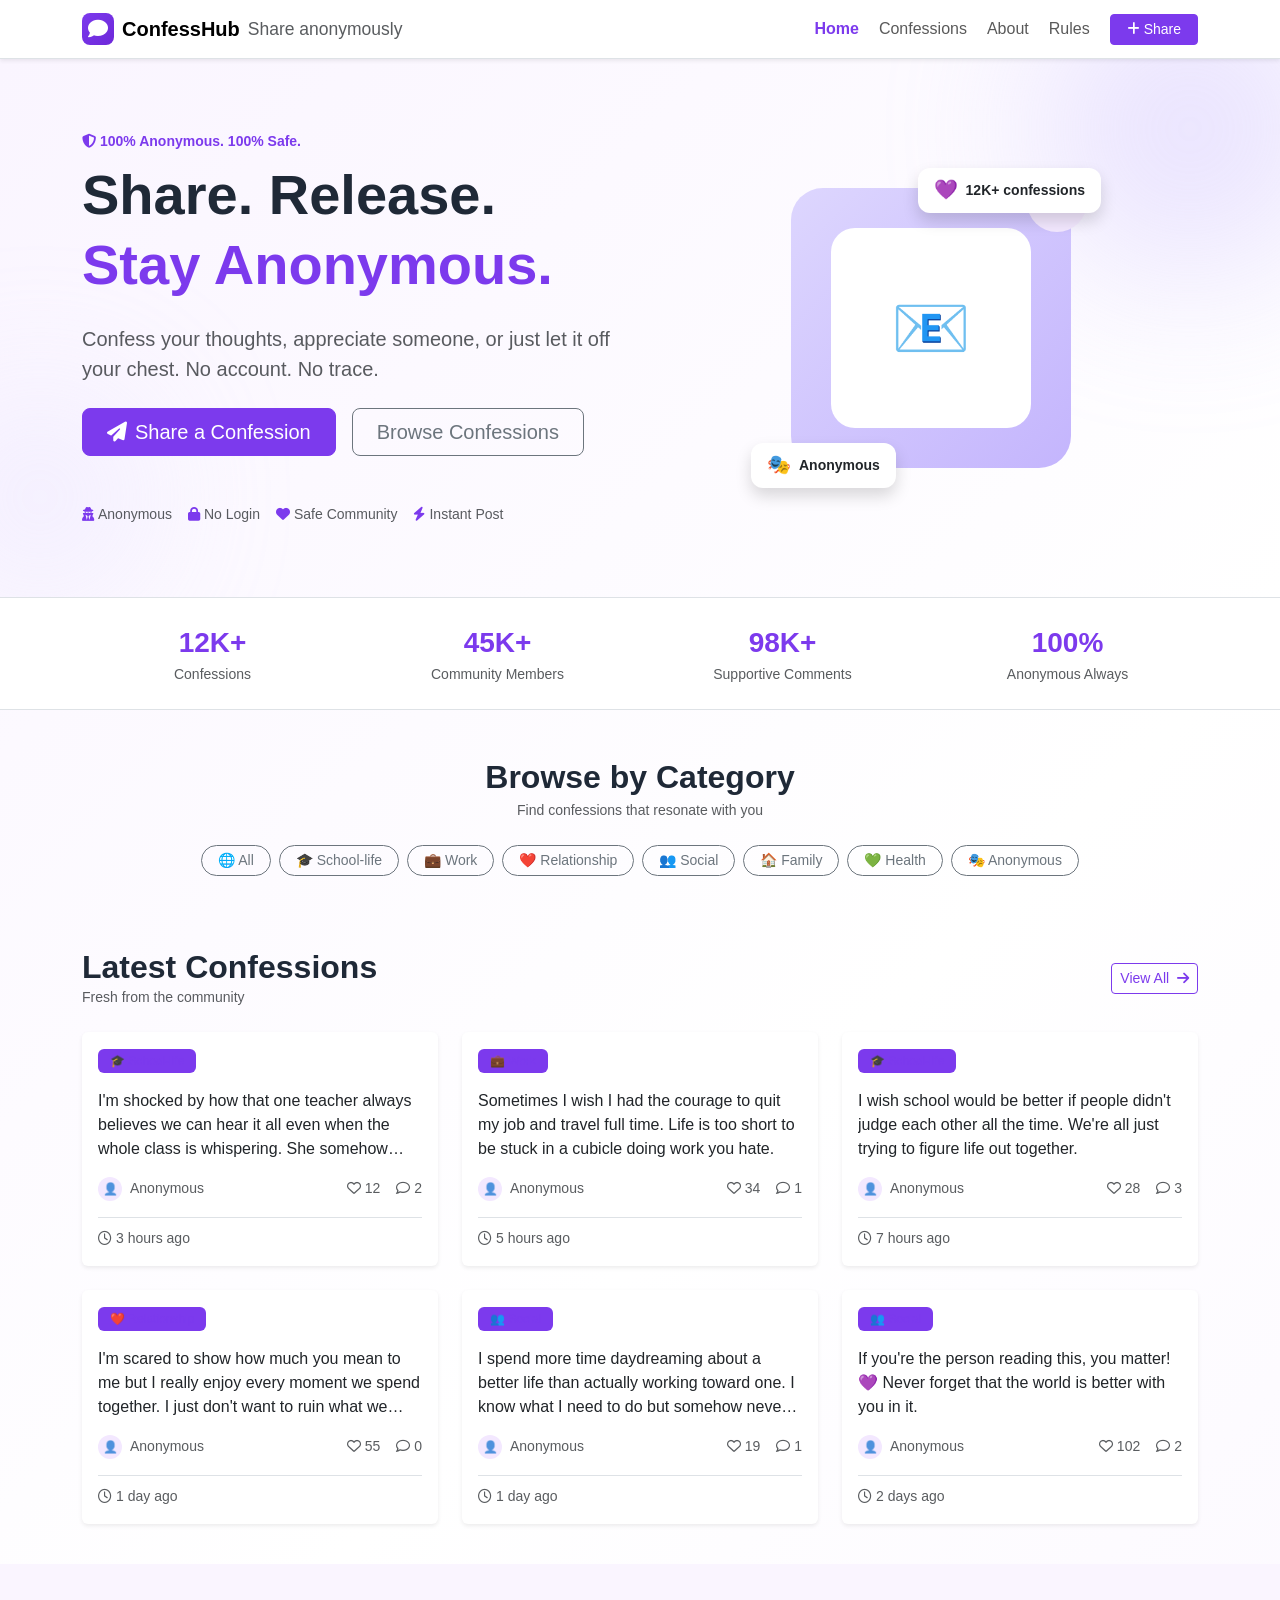
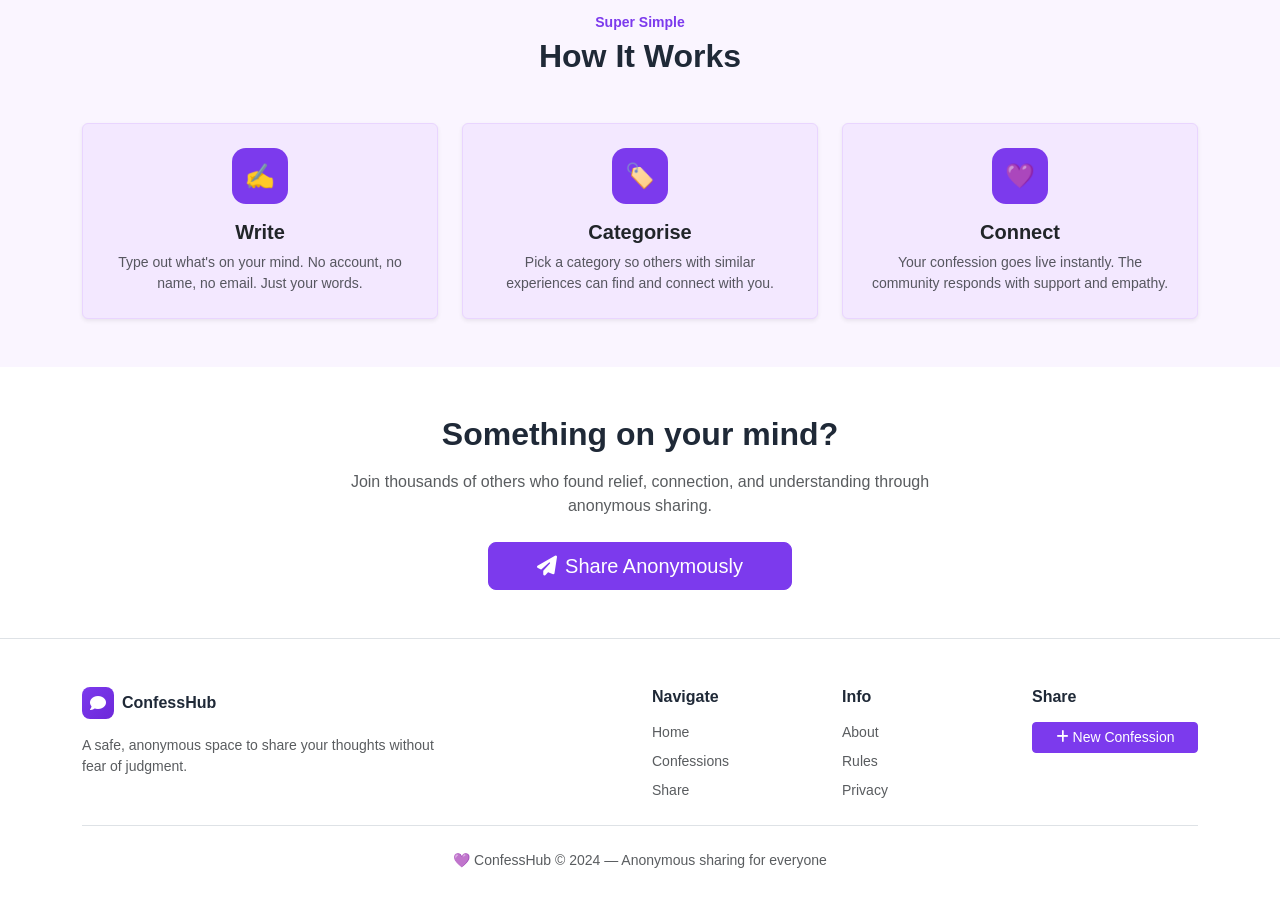
<file: index.html>
<!DOCTYPE html>
<html lang="en">
<head>
    <meta charset="UTF-8">
    <meta name="viewport" content="width=device-width, initial-scale=1.0">
    <title>ConfessHub – Share Anonymously</title>
    <link href="https://cdn.jsdelivr.net/npm/bootstrap@5.3.0/dist/css/bootstrap.min.css" rel="stylesheet">
    <link href="https://cdnjs.cloudflare.com/ajax/libs/font-awesome/6.4.0/css/all.min.css" rel="stylesheet">
    <link href="styles.css" rel="stylesheet">
    <style>
        .clamp-3{display:-webkit-box;-webkit-line-clamp:3;-webkit-box-orient:vertical;overflow:hidden}
        .floating-blob{position:absolute;border-radius:50%;filter:blur(80px);opacity:.35;pointer-events:none;z-index:0}
        .hero-section{position:relative;overflow:hidden}
        .hero-section .container{position:relative;z-index:1}
    </style>
</head>
<body>

<!-- ── Navbar ── -->
<nav class="navbar navbar-expand-lg navbar-light bg-white border-bottom sticky-top shadow-sm">
    <div class="container">
        <a class="navbar-brand d-flex align-items-center gap-2" href="index.html">
            <div class="logo-icon"><i class="fas fa-comment"></i></div>
            <span class="fw-bold">ConfessHub</span>
            <span class="text-muted small d-none d-sm-inline">Share anonymously</span>
        </a>
        <button class="navbar-toggler" type="button" data-bs-toggle="collapse" data-bs-target="#navbarNav">
            <span class="navbar-toggler-icon"></span>
        </button>
        <div class="collapse navbar-collapse" id="navbarNav">
            <ul class="navbar-nav ms-auto align-items-lg-center gap-1">
                <li class="nav-item"><a class="nav-link active fw-semibold" href="index.html">Home</a></li>
                <li class="nav-item"><a class="nav-link" href="confessions.html">Confessions</a></li>
                <li class="nav-item"><a class="nav-link" href="about.html">About</a></li>
                <li class="nav-item"><a class="nav-link" href="rules.html">Rules</a></li>
                <li class="nav-item ms-lg-2 mt-2 mt-lg-0">
                    <a class="btn btn-primary btn-sm px-3" href="share.html">
                        <i class="fas fa-plus me-1"></i>Share
                    </a>
                </li>
            </ul>
        </div>
    </div>
</nav>

<!-- ── Hero ── -->
<section class="hero-section py-5">
    <!-- Decorative blobs -->
    <div class="floating-blob" style="width:300px;height:300px;background:#c4b5fd;top:-80px;right:-60px"></div>
    <div class="floating-blob" style="width:200px;height:200px;background:#ddd6fe;bottom:0;left:-60px"></div>

    <div class="container py-4">
        <div class="row align-items-center g-5">
            <div class="col-lg-6">
                <p class="text-primary fw-semibold small mb-2">
                    <i class="fas fa-shield-alt me-1"></i>100% Anonymous. 100% Safe.
                </p>
                <h1 class="display-4 fw-bold mb-4 lh-sm">
                    Share. Release.<br>
                    <span class="text-primary">Stay Anonymous.</span>
                </h1>
                <p class="lead text-muted mb-4">
                    Confess your thoughts, appreciate someone, or just let it off your chest. No account. No trace.
                </p>
                <div class="d-flex flex-wrap gap-3 mb-5">
                    <a href="share.html" class="btn btn-primary btn-lg px-4">
                        <i class="fas fa-paper-plane me-2"></i>Share a Confession
                    </a>
                    <a href="confessions.html" class="btn btn-outline-secondary btn-lg px-4">
                        Browse Confessions
                    </a>
                </div>
                <!-- Trust badges -->
                <div class="d-flex flex-wrap gap-3 text-muted small">
                    <span><i class="fas fa-user-secret me-1 text-primary"></i>Anonymous</span>
                    <span><i class="fas fa-lock me-1 text-primary"></i>No Login</span>
                    <span><i class="fas fa-heart me-1 text-primary"></i>Safe Community</span>
                    <span><i class="fas fa-bolt me-1 text-primary"></i>Instant Post</span>
                </div>
            </div>
            <div class="col-lg-6 d-none d-lg-flex justify-content-center">
                <div class="hero-illustration-wrapper position-relative">
                    <div class="illustration-card" style="width:280px;height:280px">
                        <div class="illustration-inner" style="width:200px;height:200px">
                            <span class="illustration-emoji">📧</span>
                        </div>
                        <div class="illustration-badge"><i class="fas fa-heart"></i></div>
                    </div>
                    <!-- Floating cards -->
                    <div class="card border-0 shadow position-absolute px-3 py-2 d-flex flex-row align-items-center gap-2"
                         style="bottom:-20px;left:-40px;border-radius:12px;white-space:nowrap">
                        <span style="font-size:1.2rem">🎭</span>
                        <span class="small fw-semibold">Anonymous</span>
                    </div>
                    <div class="card border-0 shadow position-absolute px-3 py-2 d-flex flex-row align-items-center gap-2"
                         style="top:-20px;right:-30px;border-radius:12px;white-space:nowrap">
                        <span style="font-size:1.2rem">💜</span>
                        <span class="small fw-semibold">12K+ confessions</span>
                    </div>
                </div>
            </div>
        </div>
    </div>
</section>

<!-- ── Stats strip ── -->
<div class="bg-white border-top border-bottom py-4">
    <div class="container">
        <div class="row g-4 text-center">
            <div class="col-6 col-md-3">
                <div class="fw-bold" style="font-size:1.75rem;color:var(--primary-color)">12K+</div>
                <div class="text-muted small">Confessions</div>
            </div>
            <div class="col-6 col-md-3">
                <div class="fw-bold" style="font-size:1.75rem;color:var(--primary-color)">45K+</div>
                <div class="text-muted small">Community Members</div>
            </div>
            <div class="col-6 col-md-3">
                <div class="fw-bold" style="font-size:1.75rem;color:var(--primary-color)">98K+</div>
                <div class="text-muted small">Supportive Comments</div>
            </div>
            <div class="col-6 col-md-3">
                <div class="fw-bold" style="font-size:1.75rem;color:var(--primary-color)">100%</div>
                <div class="text-muted small">Anonymous Always</div>
            </div>
        </div>
    </div>
</div>

<!-- ── Categories ── -->
<section class="py-5">
    <div class="container">
        <div class="text-center mb-4">
            <h2 class="fw-bold mb-1">Browse by Category</h2>
            <p class="text-muted small">Find confessions that resonate with you</p>
        </div>
        <div class="d-flex flex-wrap justify-content-center gap-2">
            <a href="confessions.html" class="btn btn-outline-secondary btn-sm rounded-pill px-3">🌐 All</a>
            <a href="confessions.html" class="btn btn-outline-secondary btn-sm rounded-pill px-3">🎓 School-life</a>
            <a href="confessions.html" class="btn btn-outline-secondary btn-sm rounded-pill px-3">💼 Work</a>
            <a href="confessions.html" class="btn btn-outline-secondary btn-sm rounded-pill px-3">❤️ Relationship</a>
            <a href="confessions.html" class="btn btn-outline-secondary btn-sm rounded-pill px-3">👥 Social</a>
            <a href="confessions.html" class="btn btn-outline-secondary btn-sm rounded-pill px-3">🏠 Family</a>
            <a href="confessions.html" class="btn btn-outline-secondary btn-sm rounded-pill px-3">💚 Health</a>
            <a href="confessions.html" class="btn btn-outline-secondary btn-sm rounded-pill px-3">🎭 Anonymous</a>
        </div>
    </div>
</section>

<!-- ── Latest Confessions ── -->
<section class="py-4">
    <div class="container">
        <div class="d-flex justify-content-between align-items-center mb-4 flex-wrap gap-2">
            <div>
                <h2 class="fw-bold mb-0">Latest Confessions</h2>
                <p class="text-muted small mb-0">Fresh from the community</p>
            </div>
            <a href="confessions.html" class="btn btn-outline-primary btn-sm">
                View All <i class="fas fa-arrow-right ms-1"></i>
            </a>
        </div>
        <div class="row g-4" id="confessionsGrid"></div>
    </div>
</section>

<!-- ── How it works ── -->
<section class="py-5 mt-3" style="background:#faf5ff">
    <div class="container">
        <div class="text-center mb-5">
            <p class="text-primary fw-semibold small mb-1">Super Simple</p>
            <h2 class="fw-bold">How It Works</h2>
        </div>
        <div class="row g-4">
            <div class="col-md-4">
                <div class="card border-0 shadow-sm h-100 p-4 text-center feature-card">
                    <div class="icon-circle bg-primary bg-opacity-10 mx-auto mb-3">✍️</div>
                    <h5 class="fw-semibold mb-2">Write</h5>
                    <p class="text-muted small mb-0">Type out what's on your mind. No account, no name, no email. Just your words.</p>
                </div>
            </div>
            <div class="col-md-4">
                <div class="card border-0 shadow-sm h-100 p-4 text-center feature-card">
                    <div class="icon-circle bg-primary bg-opacity-10 mx-auto mb-3">🏷️</div>
                    <h5 class="fw-semibold mb-2">Categorise</h5>
                    <p class="text-muted small mb-0">Pick a category so others with similar experiences can find and connect with you.</p>
                </div>
            </div>
            <div class="col-md-4">
                <div class="card border-0 shadow-sm h-100 p-4 text-center feature-card">
                    <div class="icon-circle bg-primary bg-opacity-10 mx-auto mb-3">💜</div>
                    <h5 class="fw-semibold mb-2">Connect</h5>
                    <p class="text-muted small mb-0">Your confession goes live instantly. The community responds with support and empathy.</p>
                </div>
            </div>
        </div>
    </div>
</section>

<!-- ── CTA ── -->
<section class="py-5 text-center bg-white">
    <div class="container">
        <div class="col-md-7 mx-auto">
            <h2 class="fw-bold mb-3">Something on your mind?</h2>
            <p class="text-muted mb-4">Join thousands of others who found relief, connection, and understanding through anonymous sharing.</p>
            <a href="share.html" class="btn btn-primary btn-lg px-5">
                <i class="fas fa-paper-plane me-2"></i>Share Anonymously
            </a>
        </div>
    </div>
</section>

<!-- ── Footer ── -->
<footer class="py-5 border-top bg-white">
    <div class="container">
        <div class="row g-4 mb-4">
            <div class="col-lg-4">
                <div class="d-flex align-items-center gap-2 mb-3">
                    <div class="logo-icon"><i class="fas fa-comment"></i></div>
                    <span class="fw-bold">ConfessHub</span>
                </div>
                <p class="text-muted small mb-0">A safe, anonymous space to share your thoughts without fear of judgment.</p>
            </div>
            <div class="col-6 col-lg-2 offset-lg-2">
                <h6 class="fw-semibold mb-3">Navigate</h6>
                <div class="d-flex flex-column gap-2">
                    <a href="index.html" class="text-muted text-decoration-none small">Home</a>
                    <a href="confessions.html" class="text-muted text-decoration-none small">Confessions</a>
                    <a href="share.html" class="text-muted text-decoration-none small">Share</a>
                </div>
            </div>
            <div class="col-6 col-lg-2">
                <h6 class="fw-semibold mb-3">Info</h6>
                <div class="d-flex flex-column gap-2">
                    <a href="about.html" class="text-muted text-decoration-none small">About</a>
                    <a href="rules.html" class="text-muted text-decoration-none small">Rules</a>
                    <a href="rules.html" class="text-muted text-decoration-none small">Privacy</a>
                </div>
            </div>
            <div class="col-lg-2">
                <h6 class="fw-semibold mb-3">Share</h6>
                <a href="share.html" class="btn btn-primary btn-sm w-100">
                    <i class="fas fa-plus me-1"></i>New Confession
                </a>
            </div>
        </div>
        <div class="border-top pt-4 text-center text-muted small">
            💜 ConfessHub &copy; 2024 — Anonymous sharing for everyone
        </div>
    </div>
</footer>

<script src="https://cdn.jsdelivr.net/npm/bootstrap@5.3.0/dist/js/bootstrap.bundle.min.js"></script>
<script>
const SEED=[
    {id:1,text:"I'm shocked by how that one teacher always believes we can hear it all even when the whole class is whispering. She somehow knows everything.",category:"School-life",timeAgo:"3 hours ago",timestamp:Date.now()-10800000,likes:12,comments:[{},{id:2}]},
    {id:2,text:"Sometimes I wish I had the courage to quit my job and travel full time. Life is too short to be stuck in a cubicle doing work you hate.",category:"Work",timeAgo:"5 hours ago",timestamp:Date.now()-18000000,likes:34,comments:[{}]},
    {id:3,text:"I wish school would be better if people didn't judge each other all the time. We're all just trying to figure life out together.",category:"School-life",timeAgo:"7 hours ago",timestamp:Date.now()-25200000,likes:28,comments:[{},{},{}]},
    {id:4,text:"I'm scared to show how much you mean to me but I really enjoy every moment we spend together. I just don't want to ruin what we have.",category:"Relationship",timeAgo:"1 day ago",timestamp:Date.now()-86400000,likes:55,comments:[]},
    {id:5,text:"I spend more time daydreaming about a better life than actually working toward one. I know what I need to do but somehow never start.",category:"Social",timeAgo:"1 day ago",timestamp:Date.now()-90000000,likes:19,comments:[{}]},
    {id:6,text:"If you're the person reading this, you matter! 💜 Never forget that the world is better with you in it.",category:"Social",timeAgo:"2 days ago",timestamp:Date.now()-172800000,likes:102,comments:[{},{}]},
];
const CAT_EMOJI={"School-life":"🎓","Work":"💼","Relationship":"❤️","Social":"👥","Family":"🏠","Health":"💚","Anonymous":"🎭","Other":"✨"};

function getUserConfessions(){try{return JSON.parse(localStorage.getItem('confessions')||'[]')}catch{return[]}}
function getTotalLikes(id){try{const l=JSON.parse(localStorage.getItem('likes')||'{}');const base=(SEED.find(c=>c.id===id)||{}).likes||0;return l[id]!==undefined?l[id]:base}catch{return 0}}
function escapeHtml(str){const d=document.createElement('div');d.textContent=str;return d.innerHTML}

function card(c){
    const likes=getTotalLikes(c.id);
    const comments=c.comments?.length||0;
    const emoji=CAT_EMOJI[c.category]||'✨';
    return`<div class="col-md-6 col-lg-4"><a href="view-confession.html?id=${c.id}" class="text-decoration-none"><div class="card confession-card border-0 shadow-sm h-100"><div class="card-body d-flex flex-column"><div class="mb-3"><span class="badge bg-primary bg-opacity-10 text-primary">${emoji} ${escapeHtml(c.category)}</span></div><p class="text-dark mb-3 flex-grow-1 clamp-3">${escapeHtml(c.text)}</p><div class="d-flex justify-content-between align-items-center text-muted small mt-auto"><div class="d-flex align-items-center gap-2"><div style="width:24px;height:24px;background:#f3e8ff;border-radius:50%;display:flex;align-items:center;justify-content:center;font-size:.75rem">👤</div><span>Anonymous</span></div><div class="d-flex gap-3"><span><i class="far fa-heart me-1"></i>${likes}</span><span><i class="far fa-comment me-1"></i>${comments}</span></div></div><div class="border-top mt-3 pt-2"><small class="text-muted"><i class="far fa-clock me-1"></i>${c.timeAgo}</small></div></div></div></a></div>`;
}

document.addEventListener('DOMContentLoaded',()=>{
    const user=getUserConfessions();
    const all=[...user,...SEED].slice(0,6);
    const grid=document.getElementById('confessionsGrid');
    all.forEach(c=>grid.innerHTML+=card(c));
});
</script>
</body>
</html>
</file>
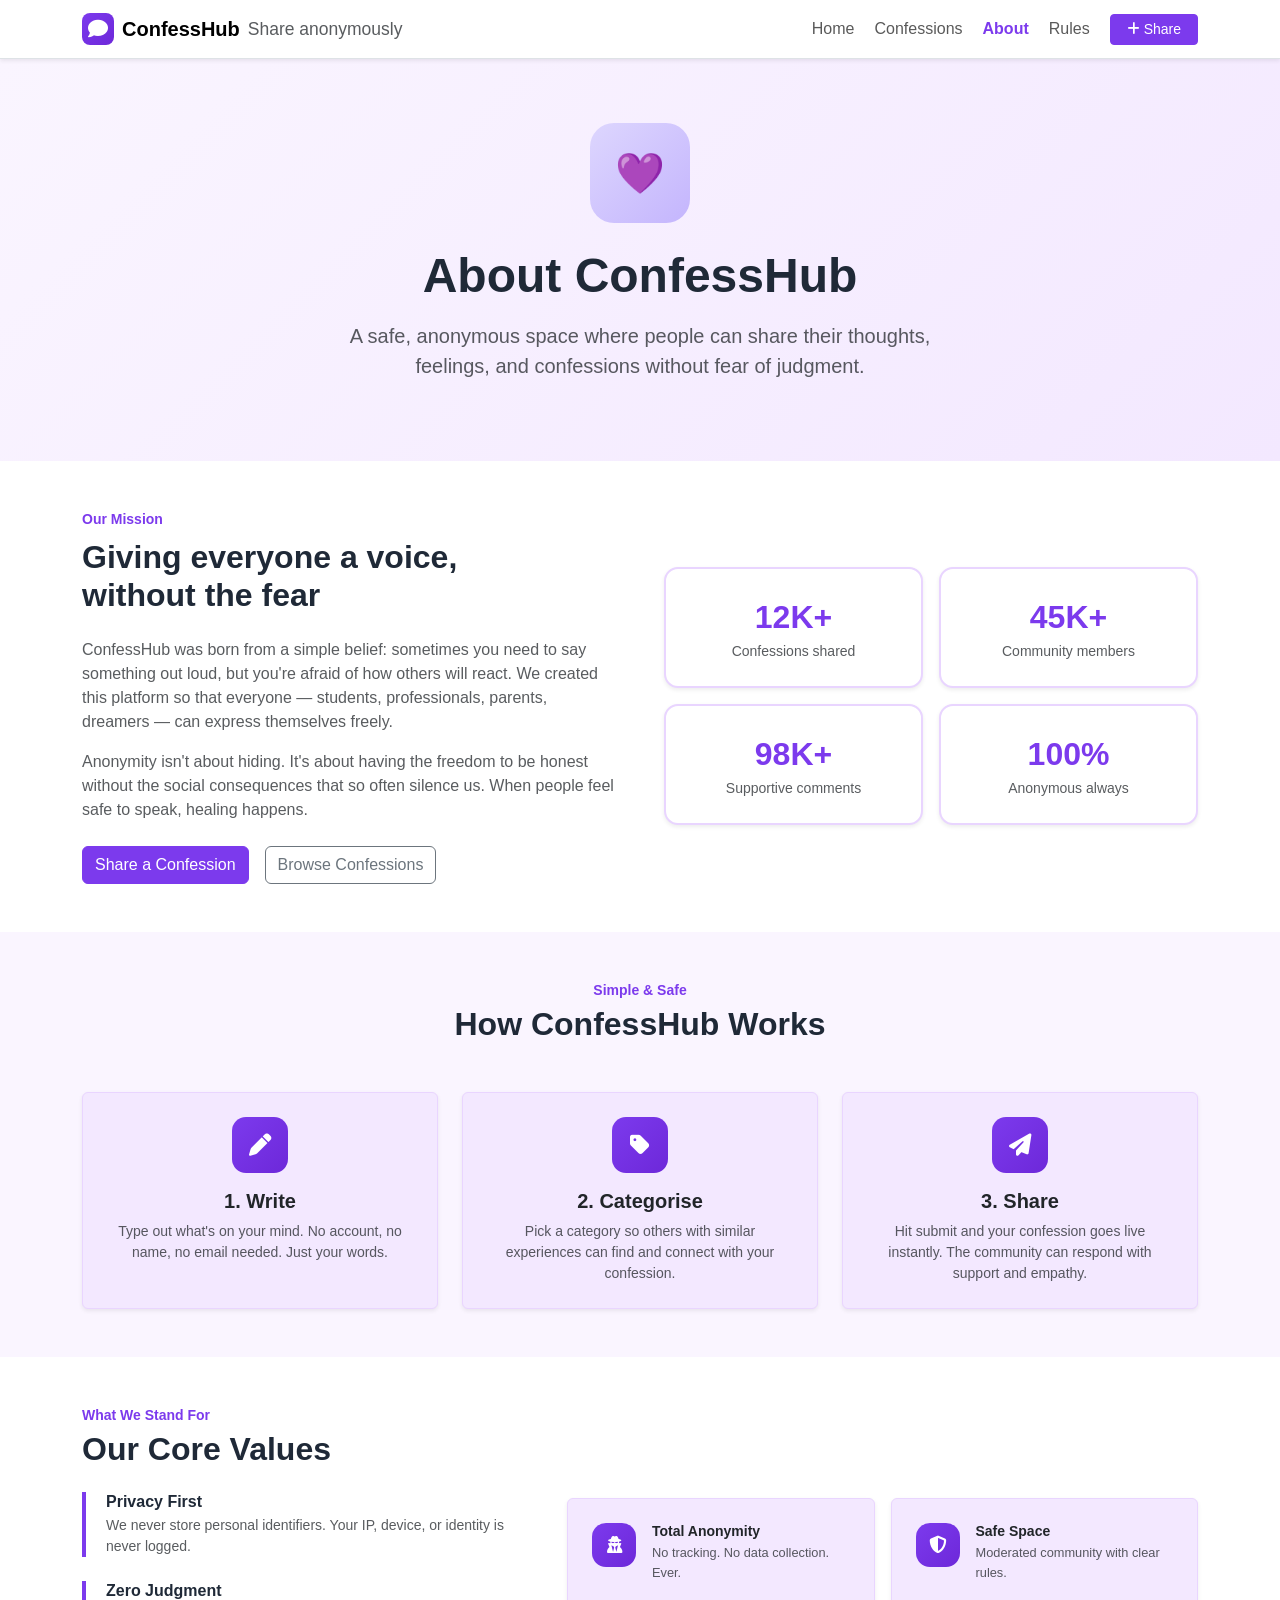
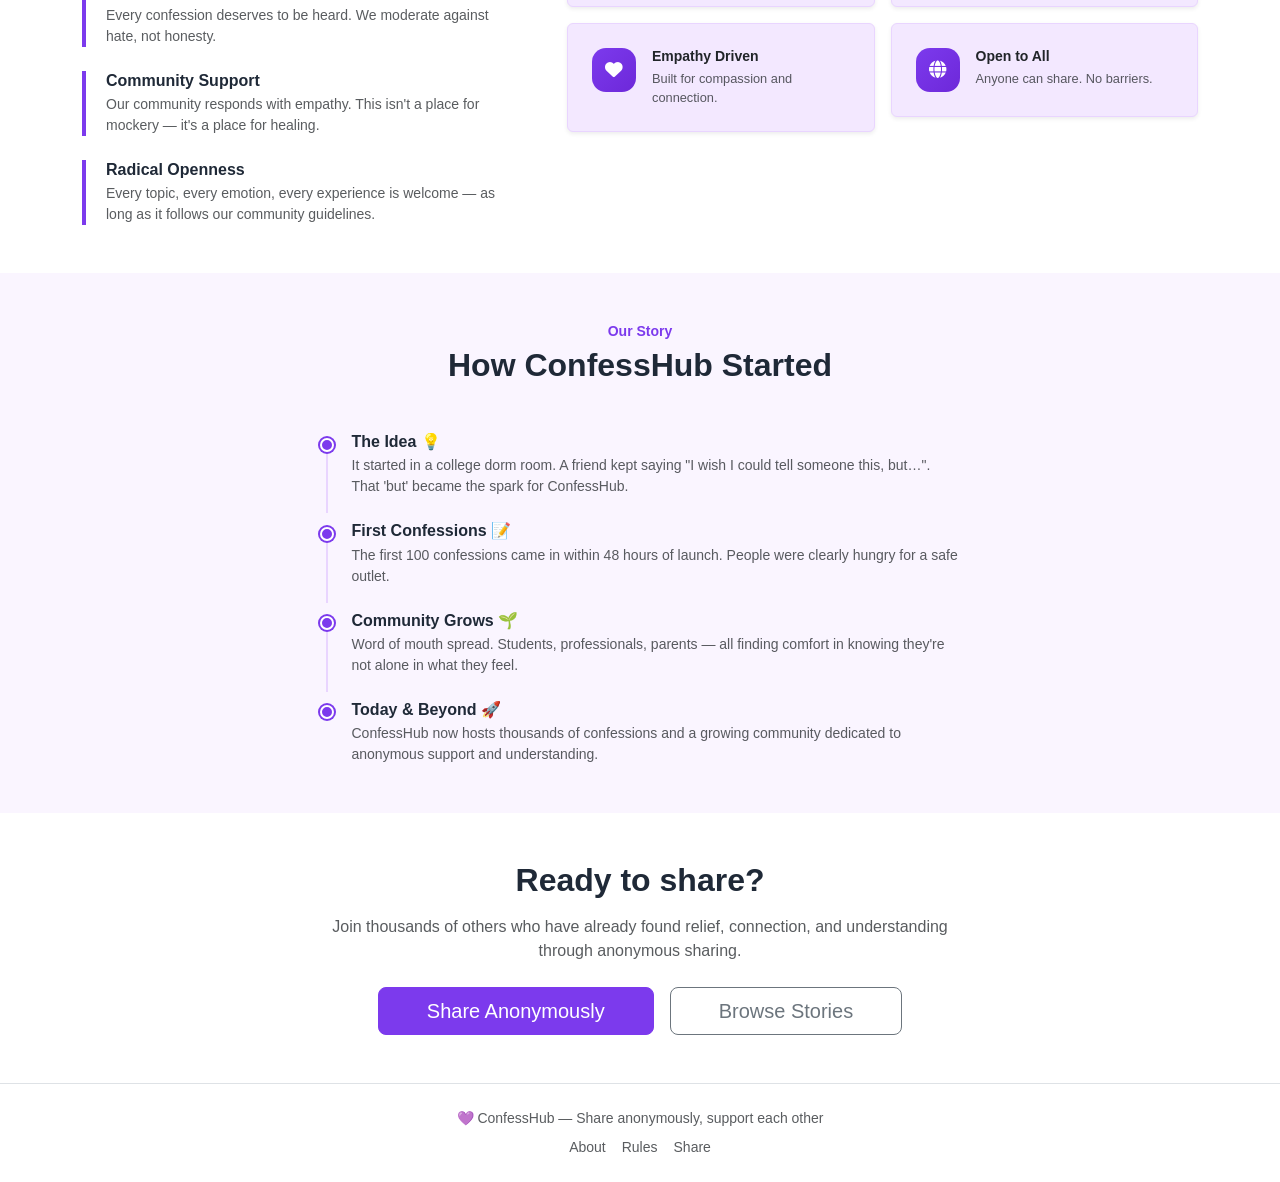
<file: about.html>
<!DOCTYPE html>
<html lang="en">
<head>
    <meta charset="UTF-8">
    <meta name="viewport" content="width=device-width, initial-scale=1.0">
    <title>About – ConfessHub</title>
    <link href="https://cdn.jsdelivr.net/npm/bootstrap@5.3.0/dist/css/bootstrap.min.css" rel="stylesheet">
    <link href="https://cdnjs.cloudflare.com/ajax/libs/font-awesome/6.4.0/css/all.min.css" rel="stylesheet">
    <link href="styles.css" rel="stylesheet">
    <style>
        .hero-about{background:linear-gradient(135deg,#faf5ff 0%,#f3e8ff 100%)}
        .feature-icon-wrap{width:56px;height:56px;border-radius:14px;background:linear-gradient(135deg,#7c3aed,#6d28d9);display:flex;align-items:center;justify-content:center;color:#fff;font-size:1.4rem;flex-shrink:0}
        .stat-card{border:2px solid #e9d5ff;border-radius:14px;text-align:center;padding:1.5rem}
        .stat-card .stat-number{font-size:2rem;font-weight:800;color:var(--primary-color)}
        .team-avatar{width:64px;height:64px;border-radius:50%;background:linear-gradient(135deg,#ddd6fe,#c4b5fd);display:flex;align-items:center;justify-content:center;font-size:1.8rem;margin:0 auto 1rem}
        .value-card{border-left:4px solid var(--primary-color);padding-left:1.25rem}
        .timeline-item{position:relative;padding-left:2rem}
        .timeline-item::before{content:'';position:absolute;left:.4rem;top:.5rem;bottom:-1rem;width:2px;background:#e9d5ff}
        .timeline-item:last-child::before{display:none}
        .timeline-dot{position:absolute;left:0;top:.35rem;width:14px;height:14px;border-radius:50%;background:var(--primary-color);border:2px solid #fff;box-shadow:0 0 0 2px var(--primary-color)}
    </style>
</head>
<body>

<nav class="navbar navbar-expand-lg navbar-light bg-white border-bottom sticky-top shadow-sm">
    <div class="container">
        <a class="navbar-brand d-flex align-items-center gap-2" href="index.html">
            <div class="logo-icon"><i class="fas fa-comment"></i></div>
            <span class="fw-bold">ConfessHub</span>
            <span class="text-muted small d-none d-sm-inline">Share anonymously</span>
        </a>
        <button class="navbar-toggler" type="button" data-bs-toggle="collapse" data-bs-target="#navbarNav">
            <span class="navbar-toggler-icon"></span>
        </button>
        <div class="collapse navbar-collapse" id="navbarNav">
            <ul class="navbar-nav ms-auto align-items-lg-center gap-1">
                <li class="nav-item"><a class="nav-link" href="index.html">Home</a></li>
                <li class="nav-item"><a class="nav-link" href="confessions.html">Confessions</a></li>
                <li class="nav-item"><a class="nav-link active fw-semibold" href="about.html">About</a></li>
                <li class="nav-item"><a class="nav-link" href="rules.html">Rules</a></li>
                <li class="nav-item ms-lg-2 mt-2 mt-lg-0">
                    <a class="btn btn-primary btn-sm px-3" href="share.html">
                        <i class="fas fa-plus me-1"></i>Share
                    </a>
                </li>
            </ul>
        </div>
    </div>
</nav>

<!-- Hero -->
<section class="hero-about py-5">
    <div class="container text-center py-3">
        <div class="illustration-card mx-auto mb-4" style="width:100px;height:100px;border-radius:1.5rem">
            <span style="font-size:2.5rem">💜</span>
        </div>
        <h1 class="display-5 fw-bold mb-3">About ConfessHub</h1>
        <p class="lead text-muted col-md-7 mx-auto">
            A safe, anonymous space where people can share their thoughts, feelings, and confessions without fear of judgment.
        </p>
    </div>
</section>

<!-- Mission -->
<section class="py-5 bg-white">
    <div class="container">
        <div class="row align-items-center g-5">
            <div class="col-lg-6">
                <p class="text-primary fw-semibold small mb-2">Our Mission</p>
                <h2 class="fw-bold mb-4">Giving everyone a voice,<br>without the fear</h2>
                <p class="text-muted mb-3">
                    ConfessHub was born from a simple belief: sometimes you need to say something out loud, but you're afraid of how others will react. We created this platform so that everyone — students, professionals, parents, dreamers — can express themselves freely.
                </p>
                <p class="text-muted mb-4">
                    Anonymity isn't about hiding. It's about having the freedom to be honest without the social consequences that so often silence us. When people feel safe to speak, healing happens.
                </p>
                <div class="d-flex gap-3 flex-wrap">
                    <a href="share.html" class="btn btn-primary">Share a Confession</a>
                    <a href="confessions.html" class="btn btn-outline-secondary">Browse Confessions</a>
                </div>
            </div>
            <div class="col-lg-6">
                <div class="row g-3">
                    <div class="col-6">
                        <div class="stat-card bg-white shadow-sm">
                            <div class="stat-number">12K+</div>
                            <div class="text-muted small">Confessions shared</div>
                        </div>
                    </div>
                    <div class="col-6">
                        <div class="stat-card bg-white shadow-sm">
                            <div class="stat-number">45K+</div>
                            <div class="text-muted small">Community members</div>
                        </div>
                    </div>
                    <div class="col-6">
                        <div class="stat-card bg-white shadow-sm">
                            <div class="stat-number">98K+</div>
                            <div class="text-muted small">Supportive comments</div>
                        </div>
                    </div>
                    <div class="col-6">
                        <div class="stat-card bg-white shadow-sm">
                            <div class="stat-number">100%</div>
                            <div class="text-muted small">Anonymous always</div>
                        </div>
                    </div>
                </div>
            </div>
        </div>
    </div>
</section>

<!-- How it works -->
<section class="py-5" style="background:#faf5ff">
    <div class="container">
        <div class="text-center mb-5">
            <p class="text-primary fw-semibold small mb-1">Simple & Safe</p>
            <h2 class="fw-bold">How ConfessHub Works</h2>
        </div>
        <div class="row g-4 justify-content-center">
            <div class="col-md-4">
                <div class="card border-0 shadow-sm h-100 p-4 text-center feature-card">
                    <div class="feature-icon-wrap mx-auto mb-3"><i class="fas fa-pen"></i></div>
                    <h5 class="fw-semibold mb-2">1. Write</h5>
                    <p class="text-muted small mb-0">Type out what's on your mind. No account, no name, no email needed. Just your words.</p>
                </div>
            </div>
            <div class="col-md-4">
                <div class="card border-0 shadow-sm h-100 p-4 text-center feature-card">
                    <div class="feature-icon-wrap mx-auto mb-3"><i class="fas fa-tag"></i></div>
                    <h5 class="fw-semibold mb-2">2. Categorise</h5>
                    <p class="text-muted small mb-0">Pick a category so others with similar experiences can find and connect with your confession.</p>
                </div>
            </div>
            <div class="col-md-4">
                <div class="card border-0 shadow-sm h-100 p-4 text-center feature-card">
                    <div class="feature-icon-wrap mx-auto mb-3"><i class="fas fa-paper-plane"></i></div>
                    <h5 class="fw-semibold mb-2">3. Share</h5>
                    <p class="text-muted small mb-0">Hit submit and your confession goes live instantly. The community can respond with support and empathy.</p>
                </div>
            </div>
        </div>
    </div>
</section>

<!-- Values -->
<section class="py-5 bg-white">
    <div class="container">
        <div class="row g-5 align-items-center">
            <div class="col-lg-5">
                <p class="text-primary fw-semibold small mb-1">What We Stand For</p>
                <h2 class="fw-bold mb-4">Our Core Values</h2>
                <div class="d-flex flex-column gap-4">
                    <div class="value-card">
                        <h6 class="fw-semibold mb-1">Privacy First</h6>
                        <p class="text-muted small mb-0">We never store personal identifiers. Your IP, device, or identity is never logged.</p>
                    </div>
                    <div class="value-card">
                        <h6 class="fw-semibold mb-1">Zero Judgment</h6>
                        <p class="text-muted small mb-0">Every confession deserves to be heard. We moderate against hate, not honesty.</p>
                    </div>
                    <div class="value-card">
                        <h6 class="fw-semibold mb-1">Community Support</h6>
                        <p class="text-muted small mb-0">Our community responds with empathy. This isn't a place for mockery — it's a place for healing.</p>
                    </div>
                    <div class="value-card">
                        <h6 class="fw-semibold mb-1">Radical Openness</h6>
                        <p class="text-muted small mb-0">Every topic, every emotion, every experience is welcome — as long as it follows our community guidelines.</p>
                    </div>
                </div>
            </div>
            <div class="col-lg-7">
                <div class="row g-3">
                    <div class="col-6">
                        <div class="card border-0 shadow-sm p-4 d-flex flex-row align-items-start gap-3 feature-card">
                            <div class="feature-icon-wrap" style="width:44px;height:44px;font-size:1.1rem;flex-shrink:0"><i class="fas fa-user-secret"></i></div>
                            <div>
                                <h6 class="fw-semibold mb-1 small">Total Anonymity</h6>
                                <p class="text-muted mb-0" style="font-size:.8rem">No tracking. No data collection. Ever.</p>
                            </div>
                        </div>
                    </div>
                    <div class="col-6">
                        <div class="card border-0 shadow-sm p-4 d-flex flex-row align-items-start gap-3 feature-card">
                            <div class="feature-icon-wrap" style="width:44px;height:44px;font-size:1.1rem;flex-shrink:0"><i class="fas fa-shield-alt"></i></div>
                            <div>
                                <h6 class="fw-semibold mb-1 small">Safe Space</h6>
                                <p class="text-muted mb-0" style="font-size:.8rem">Moderated community with clear rules.</p>
                            </div>
                        </div>
                    </div>
                    <div class="col-6">
                        <div class="card border-0 shadow-sm p-4 d-flex flex-row align-items-start gap-3 feature-card">
                            <div class="feature-icon-wrap" style="width:44px;height:44px;font-size:1.1rem;flex-shrink:0"><i class="fas fa-heart"></i></div>
                            <div>
                                <h6 class="fw-semibold mb-1 small">Empathy Driven</h6>
                                <p class="text-muted mb-0" style="font-size:.8rem">Built for compassion and connection.</p>
                            </div>
                        </div>
                    </div>
                    <div class="col-6">
                        <div class="card border-0 shadow-sm p-4 d-flex flex-row align-items-start gap-3 feature-card">
                            <div class="feature-icon-wrap" style="width:44px;height:44px;font-size:1.1rem;flex-shrink:0"><i class="fas fa-globe"></i></div>
                            <div>
                                <h6 class="fw-semibold mb-1 small">Open to All</h6>
                                <p class="text-muted mb-0" style="font-size:.8rem">Anyone can share. No barriers.</p>
                            </div>
                        </div>
                    </div>
                </div>
            </div>
        </div>
    </div>
</section>

<!-- Our story -->
<section class="py-5" style="background:#faf5ff">
    <div class="container">
        <div class="row justify-content-center">
            <div class="col-lg-7">
                <p class="text-primary fw-semibold small mb-1 text-center">Our Story</p>
                <h2 class="fw-bold text-center mb-5">How ConfessHub Started</h2>
                <div class="d-flex flex-column gap-4">
                    <div class="timeline-item">
                        <div class="timeline-dot"></div>
                        <h6 class="fw-semibold mb-1">The Idea 💡</h6>
                        <p class="text-muted small mb-0">It started in a college dorm room. A friend kept saying "I wish I could tell someone this, but…". That 'but' became the spark for ConfessHub.</p>
                    </div>
                    <div class="timeline-item">
                        <div class="timeline-dot"></div>
                        <h6 class="fw-semibold mb-1">First Confessions 📝</h6>
                        <p class="text-muted small mb-0">The first 100 confessions came in within 48 hours of launch. People were clearly hungry for a safe outlet.</p>
                    </div>
                    <div class="timeline-item">
                        <div class="timeline-dot"></div>
                        <h6 class="fw-semibold mb-1">Community Grows 🌱</h6>
                        <p class="text-muted small mb-0">Word of mouth spread. Students, professionals, parents — all finding comfort in knowing they're not alone in what they feel.</p>
                    </div>
                    <div class="timeline-item">
                        <div class="timeline-dot"></div>
                        <h6 class="fw-semibold mb-1">Today & Beyond 🚀</h6>
                        <p class="text-muted small mb-0">ConfessHub now hosts thousands of confessions and a growing community dedicated to anonymous support and understanding.</p>
                    </div>
                </div>
            </div>
        </div>
    </div>
</section>

<!-- CTA -->
<section class="py-5 bg-white text-center">
    <div class="container">
        <div class="col-md-7 mx-auto">
            <h2 class="fw-bold mb-3">Ready to share?</h2>
            <p class="text-muted mb-4">Join thousands of others who have already found relief, connection, and understanding through anonymous sharing.</p>
            <div class="d-flex gap-3 justify-content-center flex-wrap">
                <a href="share.html" class="btn btn-primary btn-lg px-5">Share Anonymously</a>
                <a href="confessions.html" class="btn btn-outline-secondary btn-lg px-5">Browse Stories</a>
            </div>
        </div>
    </div>
</section>

<footer class="py-4 border-top bg-white">
    <div class="container text-center text-muted small">
        <p class="mb-2">💜 ConfessHub — Share anonymously, support each other</p>
        <div class="d-flex justify-content-center gap-3">
            <a href="about.html" class="text-muted text-decoration-none">About</a>
            <a href="rules.html" class="text-muted text-decoration-none">Rules</a>
            <a href="share.html" class="text-muted text-decoration-none">Share</a>
        </div>
    </div>
</footer>

<script src="https://cdn.jsdelivr.net/npm/bootstrap@5.3.0/dist/js/bootstrap.bundle.min.js"></script>
</body>
</html>
</file>
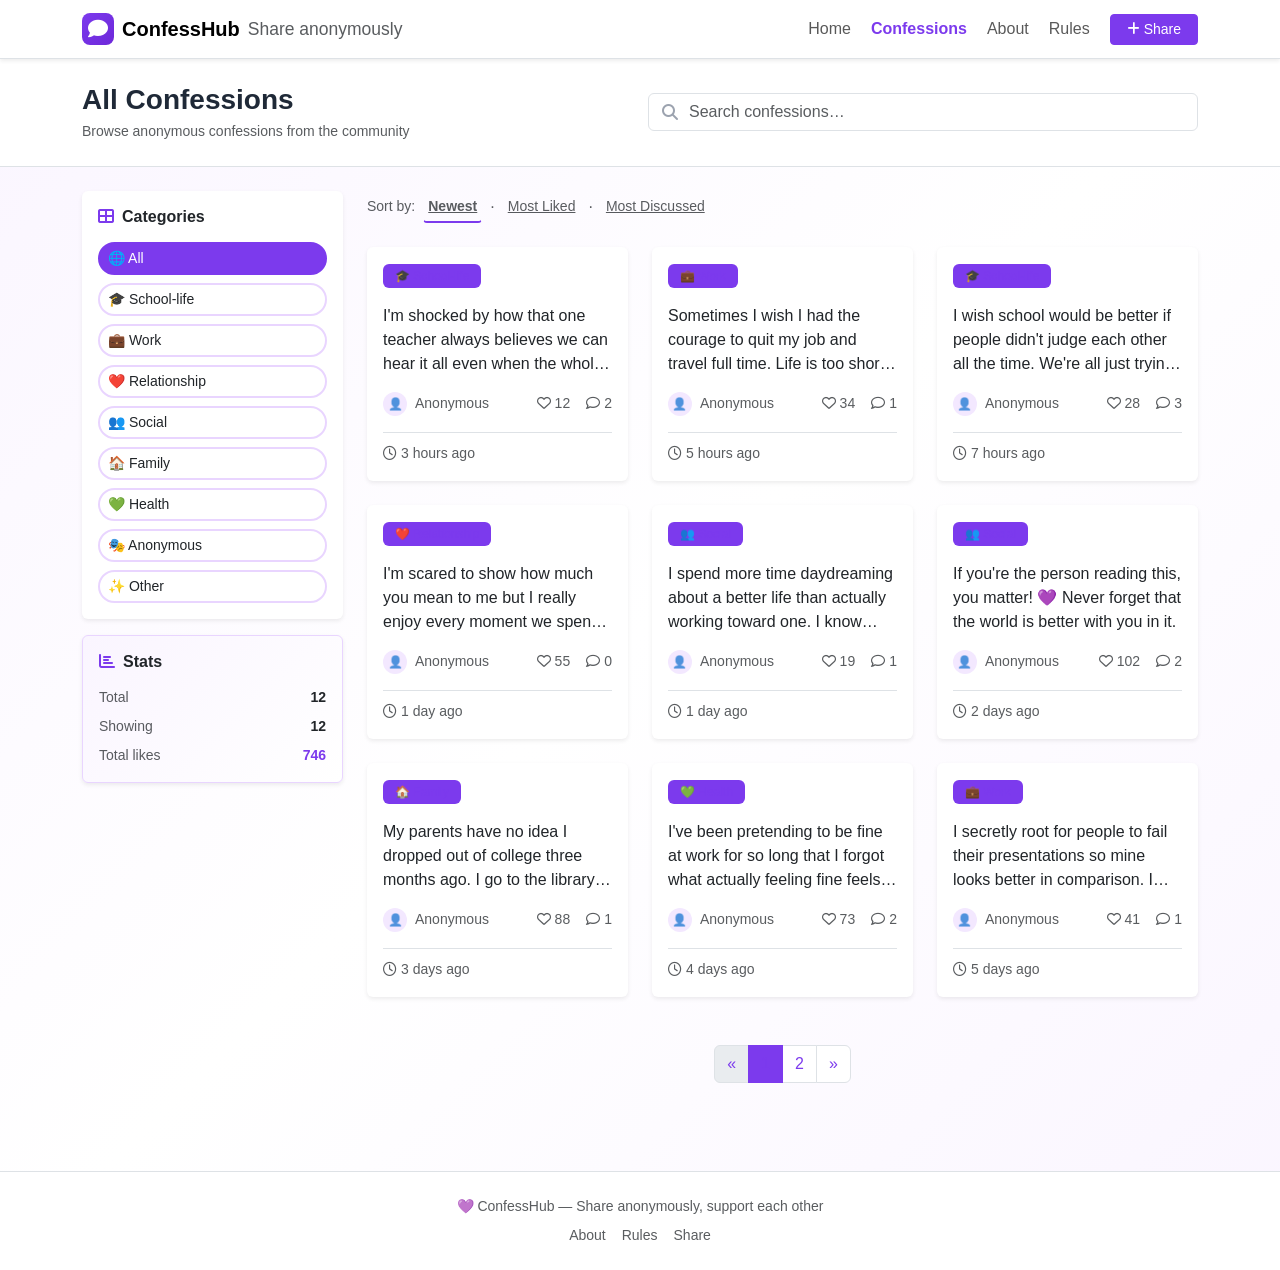
<file: confessions.html>
<!DOCTYPE html>
<html lang="en">
<head>
    <meta charset="UTF-8">
    <meta name="viewport" content="width=device-width, initial-scale=1.0">
    <title>All Confessions – ConfessHub</title>
    <link href="https://cdn.jsdelivr.net/npm/bootstrap@5.3.0/dist/css/bootstrap.min.css" rel="stylesheet">
    <link href="https://cdnjs.cloudflare.com/ajax/libs/font-awesome/6.4.0/css/all.min.css" rel="stylesheet">
    <link href="styles.css" rel="stylesheet">
    <style>
        .clamp-3{display:-webkit-box;-webkit-line-clamp:3;-webkit-box-orient:vertical;overflow:hidden}
        .filter-chip{border-radius:50px;cursor:pointer;transition:.2s;border:2px solid #e9d5ff;background:#fff}
        .filter-chip.active,.filter-chip:hover{background:var(--primary-color);color:#fff;border-color:var(--primary-color)}
        .sort-btn.active{color:var(--primary-color);border-bottom:2px solid var(--primary-color);font-weight:600}
        .search-wrapper{position:relative}
        .search-wrapper .fa-search{position:absolute;left:14px;top:50%;transform:translateY(-50%);color:#9ca3af;pointer-events:none}
        .search-wrapper input{padding-left:40px}
        .card-stat{background:linear-gradient(135deg,#faf5ff,#fff);border:1px solid #e9d5ff!important}
    </style>
</head>
<body>

<nav class="navbar navbar-expand-lg navbar-light bg-white border-bottom sticky-top shadow-sm">
    <div class="container">
        <a class="navbar-brand d-flex align-items-center gap-2" href="index.html">
            <div class="logo-icon"><i class="fas fa-comment"></i></div>
            <span class="fw-bold">ConfessHub</span>
            <span class="text-muted small d-none d-sm-inline">Share anonymously</span>
        </a>
        <button class="navbar-toggler" type="button" data-bs-toggle="collapse" data-bs-target="#navbarNav">
            <span class="navbar-toggler-icon"></span>
        </button>
        <div class="collapse navbar-collapse" id="navbarNav">
            <ul class="navbar-nav ms-auto align-items-lg-center gap-1">
                <li class="nav-item"><a class="nav-link" href="index.html">Home</a></li>
                <li class="nav-item"><a class="nav-link active fw-semibold" href="confessions.html">Confessions</a></li>
                <li class="nav-item"><a class="nav-link" href="about.html">About</a></li>
                <li class="nav-item"><a class="nav-link" href="rules.html">Rules</a></li>
                <li class="nav-item ms-lg-2 mt-2 mt-lg-0">
                    <a class="btn btn-primary btn-sm px-3" href="share.html">
                        <i class="fas fa-plus me-1"></i>Share
                    </a>
                </li>
            </ul>
        </div>
    </div>
</nav>

<section class="py-4 border-bottom bg-white">
    <div class="container">
        <div class="row align-items-center g-3">
            <div class="col-md-6">
                <h1 class="h3 fw-bold mb-1">All Confessions</h1>
                <p class="text-muted small mb-0">Browse anonymous confessions from the community</p>
            </div>
            <div class="col-md-6">
                <div class="search-wrapper">
                    <i class="fas fa-search"></i>
                    <input id="searchInput" type="text" class="form-control" placeholder="Search confessions…">
                </div>
            </div>
        </div>
    </div>
</section>

<section class="py-4">
    <div class="container">
        <div class="row g-4">
            <div class="col-lg-3">
                <div class="card border-0 shadow-sm p-3 mb-3">
                    <h6 class="fw-semibold mb-3"><i class="fas fa-th-large me-2 text-primary"></i>Categories</h6>
                    <div id="categoryFilters" class="d-flex flex-column gap-2"></div>
                </div>
                <div class="card card-stat border-0 shadow-sm p-3">
                    <h6 class="fw-semibold mb-3"><i class="fas fa-chart-bar me-2 text-primary"></i>Stats</h6>
                    <div class="d-flex justify-content-between text-muted small mb-2">
                        <span>Total</span><strong class="text-dark" id="statTotal">0</strong>
                    </div>
                    <div class="d-flex justify-content-between text-muted small mb-2">
                        <span>Showing</span><strong class="text-dark" id="statShowing">0</strong>
                    </div>
                    <div class="d-flex justify-content-between text-muted small">
                        <span>Total likes</span><strong class="text-primary" id="statLikes">0</strong>
                    </div>
                </div>
            </div>

            <div class="col-lg-9">
                <div class="d-flex flex-wrap align-items-center gap-2 mb-4">
                    <span class="text-muted small">Sort by:</span>
                    <button class="btn btn-sm btn-link text-muted px-1 sort-btn active" data-sort="newest">Newest</button>
                    <span class="text-muted">·</span>
                    <button class="btn btn-sm btn-link text-muted px-1 sort-btn" data-sort="popular">Most Liked</button>
                    <span class="text-muted">·</span>
                    <button class="btn btn-sm btn-link text-muted px-1 sort-btn" data-sort="discussed">Most Discussed</button>
                    <div class="ms-auto d-lg-none">
                        <button class="btn btn-sm btn-outline-secondary" data-bs-toggle="offcanvas" data-bs-target="#filterOffcanvas">
                            <i class="fas fa-filter me-1"></i>Filter
                        </button>
                    </div>
                </div>
                <div class="row g-4" id="confessionsGrid"></div>
                <div id="emptyState" class="text-center py-5 d-none">
                    <div style="font-size:4rem" class="mb-3">🔍</div>
                    <h5 class="fw-semibold">No confessions found</h5>
                    <p class="text-muted">Try a different search term or select another category.</p>
                    <button class="btn btn-outline-primary" onclick="resetFilters()">Clear Filters</button>
                </div>
                <div class="d-flex justify-content-center mt-5" id="paginationWrap"></div>
            </div>
        </div>
    </div>
</section>

<div class="offcanvas offcanvas-start" id="filterOffcanvas" tabindex="-1">
    <div class="offcanvas-header border-bottom">
        <h5 class="offcanvas-title fw-bold">Filter by Category</h5>
        <button class="btn-close" data-bs-dismiss="offcanvas"></button>
    </div>
    <div class="offcanvas-body">
        <div id="categoryFiltersMobile" class="d-flex flex-column gap-2"></div>
    </div>
</div>

<footer class="py-4 border-top mt-5 bg-white">
    <div class="container text-center text-muted small">
        <p class="mb-2">💜 ConfessHub — Share anonymously, support each other</p>
        <div class="d-flex justify-content-center gap-3">
            <a href="about.html" class="text-muted text-decoration-none">About</a>
            <a href="rules.html" class="text-muted text-decoration-none">Rules</a>
            <a href="share.html" class="text-muted text-decoration-none">Share</a>
        </div>
    </div>
</footer>

<script src="https://cdn.jsdelivr.net/npm/bootstrap@5.3.0/dist/js/bootstrap.bundle.min.js"></script>
<script>
const CATEGORIES=[
    {label:"All",emoji:"🌐"},{label:"School-life",emoji:"🎓"},
    {label:"Work",emoji:"💼"},{label:"Relationship",emoji:"❤️"},
    {label:"Social",emoji:"👥"},{label:"Family",emoji:"🏠"},
    {label:"Health",emoji:"💚"},{label:"Anonymous",emoji:"🎭"},
    {label:"Other",emoji:"✨"}
];
const SEED=[
    {id:1,text:"I'm shocked by how that one teacher always believes we can hear it all even when the whole class is whispering. She somehow knows everything.",category:"School-life",timeAgo:"3 hours ago",timestamp:Date.now()-10800000,likes:12,comments:[{},{id:2}]},
    {id:2,text:"Sometimes I wish I had the courage to quit my job and travel full time. Life is too short to be stuck in a cubicle doing work you hate.",category:"Work",timeAgo:"5 hours ago",timestamp:Date.now()-18000000,likes:34,comments:[{}]},
    {id:3,text:"I wish school would be better if people didn't judge each other all the time. We're all just trying to figure life out together.",category:"School-life",timeAgo:"7 hours ago",timestamp:Date.now()-25200000,likes:28,comments:[{},{},{}]},
    {id:4,text:"I'm scared to show how much you mean to me but I really enjoy every moment we spend together. I just don't want to ruin what we have.",category:"Relationship",timeAgo:"1 day ago",timestamp:Date.now()-86400000,likes:55,comments:[]},
    {id:5,text:"I spend more time daydreaming about a better life than actually working toward one. I know what I need to do but somehow never start.",category:"Social",timeAgo:"1 day ago",timestamp:Date.now()-90000000,likes:19,comments:[{}]},
    {id:6,text:"If you're the person reading this, you matter! 💜 Never forget that the world is better with you in it.",category:"Social",timeAgo:"2 days ago",timestamp:Date.now()-172800000,likes:102,comments:[{},{}]},
    {id:7,text:"My parents have no idea I dropped out of college three months ago. I go to the library every day to keep up the lie.",category:"Family",timeAgo:"3 days ago",timestamp:Date.now()-259200000,likes:88,comments:[{}]},
    {id:8,text:"I've been pretending to be fine at work for so long that I forgot what actually feeling fine feels like. Burnout is real.",category:"Health",timeAgo:"4 days ago",timestamp:Date.now()-345600000,likes:73,comments:[{},{}]},
    {id:9,text:"I secretly root for people to fail their presentations so mine looks better in comparison. I hate that I think this way.",category:"Work",timeAgo:"5 days ago",timestamp:Date.now()-432000000,likes:41,comments:[{}]},
    {id:10,text:"I have a crush on my best friend's sibling and I have absolutely no idea what to do about it. Please don't judge me.",category:"Relationship",timeAgo:"6 days ago",timestamp:Date.now()-518400000,likes:63,comments:[{},{}]},
    {id:11,text:"I cry in the shower so my family doesn't hear me. It's the only place I feel like I can truly let go.",category:"Family",timeAgo:"1 week ago",timestamp:Date.now()-604800000,likes:134,comments:[{}]},
    {id:12,text:"I've had the same embarrassing memory from 7th grade replay in my head at least once a week for the past 10 years.",category:"School-life",timeAgo:"1 week ago",timestamp:Date.now()-648000000,likes:97,comments:[{},{}]}
];

const PER_PAGE=9;
let currentCategory="All",currentSort="newest",currentPage=1,searchQuery="";

function getUserConfessions(){try{return JSON.parse(localStorage.getItem('confessions')||'[]')}catch{return[]}}
function getTotalLikes(id){try{const l=JSON.parse(localStorage.getItem('likes')||'{}');const base=(SEED.find(c=>c.id===id)||{}).likes||0;return l[id]!==undefined?l[id]:base}catch{return 0}}
function escapeHtml(str){const d=document.createElement('div');d.textContent=str;return d.innerHTML}

function getAllData(){return[...getUserConfessions(),...SEED]}

function getFiltered(){
    return getAllData().filter(c=>{
        const matchCat=currentCategory==="All"||c.category===currentCategory;
        const matchQ=!searchQuery||c.text.toLowerCase().includes(searchQuery);
        return matchCat&&matchQ;
    });
}
function getSorted(list){
    return[...list].sort((a,b)=>{
        if(currentSort==="newest")return b.timestamp-a.timestamp;
        if(currentSort==="popular")return getTotalLikes(b.id)-getTotalLikes(a.id);
        if(currentSort==="discussed")return(b.comments?.length||0)-(a.comments?.length||0);
        return 0;
    });
}

function render(){
    const filtered=getSorted(getFiltered());
    const total=filtered.length;
    const pages=Math.ceil(total/PER_PAGE)||1;
    currentPage=Math.min(currentPage,pages);
    const slice=filtered.slice((currentPage-1)*PER_PAGE,currentPage*PER_PAGE);
    const all=getAllData();
    document.getElementById('statTotal').textContent=all.length;
    document.getElementById('statShowing').textContent=total;
    document.getElementById('statLikes').textContent=all.reduce((s,c)=>s+getTotalLikes(c.id),0);
    const grid=document.getElementById('confessionsGrid');
    grid.innerHTML='';
    document.getElementById('emptyState').classList.toggle('d-none',total>0);
    slice.forEach(c=>grid.innerHTML+=card(c));
    renderPagination(pages);
}

function card(c){
    const likes=getTotalLikes(c.id);
    const comments=c.comments?.length||0;
    const cat=CATEGORIES.find(k=>k.label===c.category)||{emoji:'✨',label:c.category};
    return`<div class="col-md-6 col-xl-4"><a href="view-confession.html?id=${c.id}" class="text-decoration-none"><div class="card confession-card border-0 shadow-sm h-100"><div class="card-body d-flex flex-column"><div class="mb-3"><span class="badge bg-primary bg-opacity-10 text-primary">${cat.emoji} ${escapeHtml(c.category)}</span></div><p class="text-dark mb-3 flex-grow-1 clamp-3">${escapeHtml(c.text)}</p><div class="d-flex justify-content-between align-items-center text-muted small mt-auto"><div class="d-flex align-items-center gap-2"><div style="width:24px;height:24px;background:#f3e8ff;border-radius:50%;display:flex;align-items:center;justify-content:center;font-size:.75rem">👤</div><span>Anonymous</span></div><div class="d-flex gap-3"><span><i class="far fa-heart me-1"></i>${likes}</span><span><i class="far fa-comment me-1"></i>${comments}</span></div></div><div class="border-top mt-3 pt-2"><small class="text-muted"><i class="far fa-clock me-1"></i>${c.timeAgo}</small></div></div></div></a></div>`;
}

function renderPagination(pages){
    const wrap=document.getElementById('paginationWrap');
    if(pages<=1){wrap.innerHTML='';return}
    let h='<nav><ul class="pagination">';
    h+=`<li class="page-item${currentPage===1?' disabled':''}"><a class="page-link" href="#" onclick="goPage(${currentPage-1});return false">«</a></li>`;
    for(let i=1;i<=pages;i++)h+=`<li class="page-item${i===currentPage?' active':''}"><a class="page-link" href="#" onclick="goPage(${i});return false">${i}</a></li>`;
    h+=`<li class="page-item${currentPage===pages?' disabled':''}"><a class="page-link" href="#" onclick="goPage(${currentPage+1});return false">»</a></li>`;
    h+='</ul></nav>';
    wrap.innerHTML=h;
}

function goPage(p){currentPage=p;render();window.scrollTo({top:0,behavior:'smooth'})}

function renderCategoryFilters(containerId){
    const container=document.getElementById(containerId);
    if(!container)return;
    container.innerHTML='';
    CATEGORIES.forEach(cat=>{
        const btn=document.createElement('button');
        btn.className=`btn btn-sm filter-chip text-start${currentCategory===cat.label?' active':''}`;
        btn.innerHTML=`${cat.emoji} ${cat.label}`;
        btn.onclick=()=>{currentCategory=cat.label;currentPage=1;renderCategoryFilters('categoryFilters');renderCategoryFilters('categoryFiltersMobile');render();};
        container.appendChild(btn);
    });
}

function resetFilters(){currentCategory="All";searchQuery="";currentPage=1;document.getElementById('searchInput').value='';renderCategoryFilters('categoryFilters');renderCategoryFilters('categoryFiltersMobile');render()}

document.addEventListener('DOMContentLoaded',()=>{
    renderCategoryFilters('categoryFilters');
    renderCategoryFilters('categoryFiltersMobile');
    render();
    document.querySelectorAll('.sort-btn').forEach(btn=>btn.addEventListener('click',()=>{
        currentSort=btn.dataset.sort;currentPage=1;
        document.querySelectorAll('.sort-btn').forEach(b=>b.classList.remove('active'));
        btn.classList.add('active');render();
    }));
    let t;
    document.getElementById('searchInput').addEventListener('input',e=>{
        clearTimeout(t);t=setTimeout(()=>{searchQuery=e.target.value.trim().toLowerCase();currentPage=1;render()},300);
    });
});
</script>
</body>
</html>
</file>
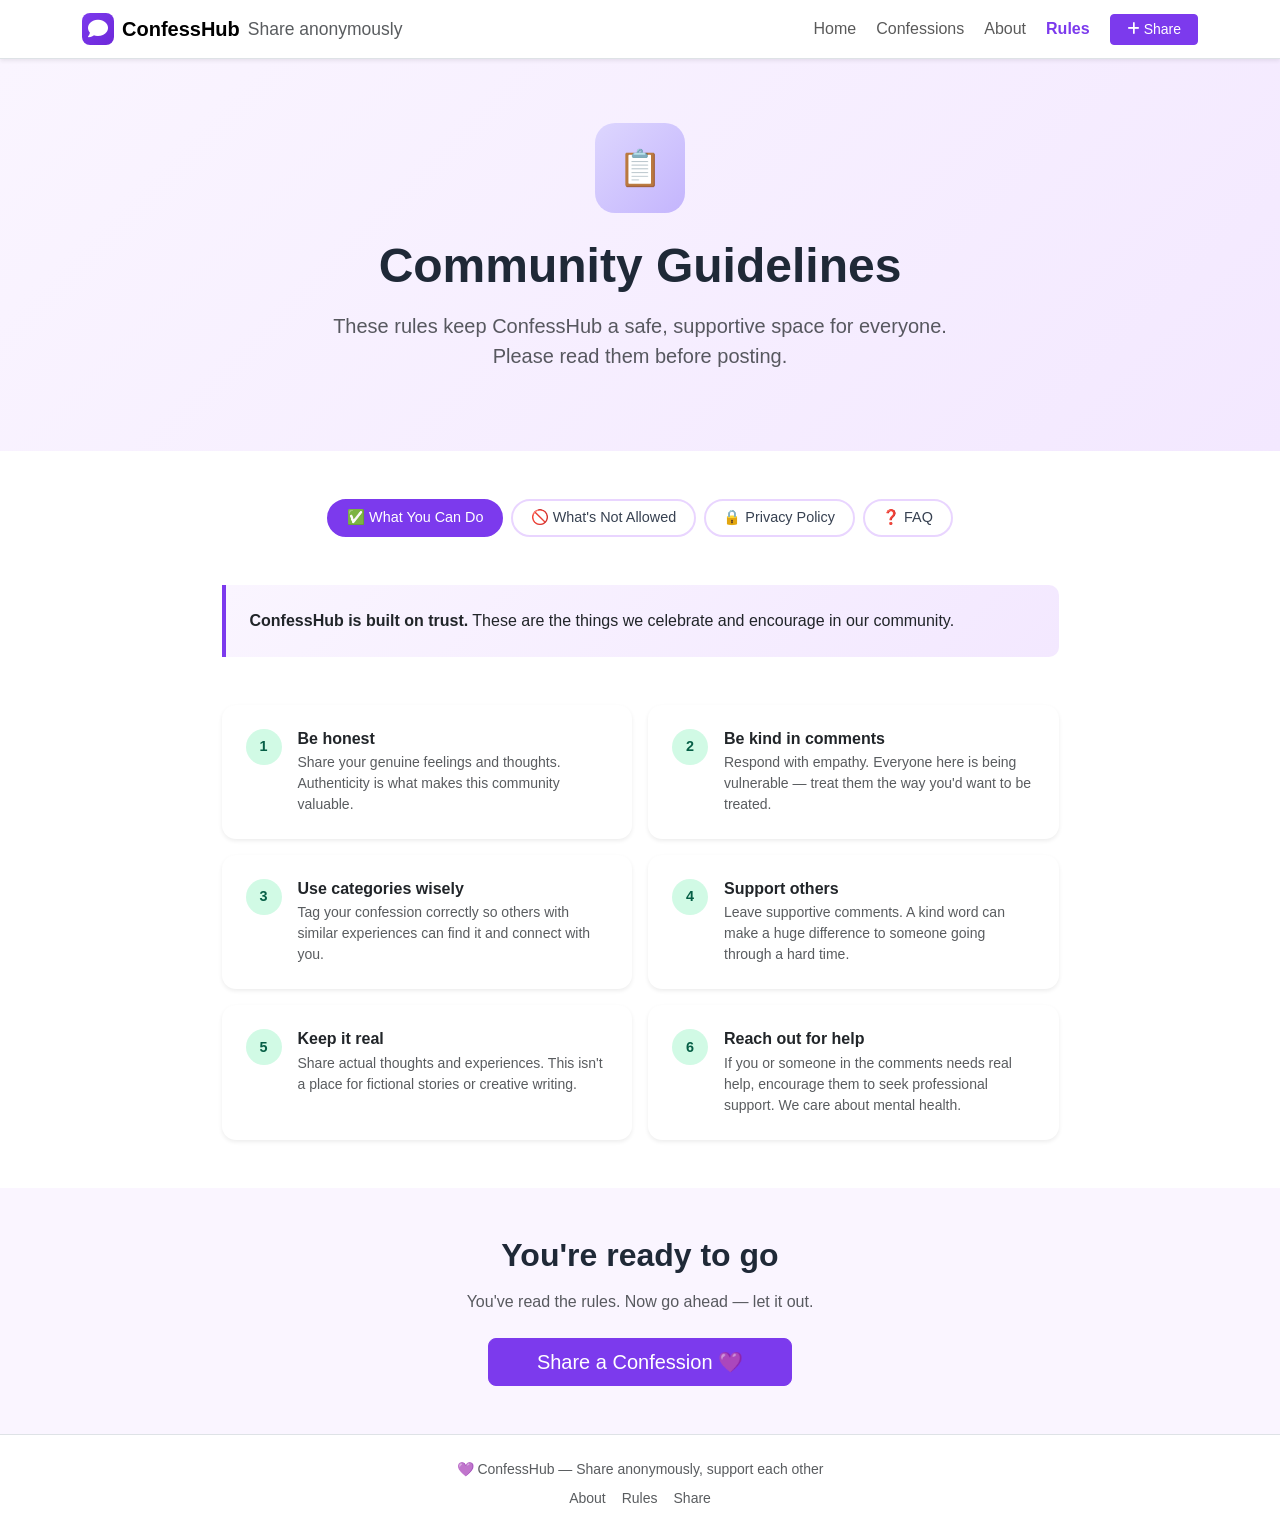
<file: rules.html>
<!DOCTYPE html>
<html lang="en">
<head>
    <meta charset="UTF-8">
    <meta name="viewport" content="width=device-width, initial-scale=1.0">
    <title>Community Rules – ConfessHub</title>
    <link href="https://cdn.jsdelivr.net/npm/bootstrap@5.3.0/dist/css/bootstrap.min.css" rel="stylesheet">
    <link href="https://cdnjs.cloudflare.com/ajax/libs/font-awesome/6.4.0/css/all.min.css" rel="stylesheet">
    <link href="styles.css" rel="stylesheet">
    <style>
        .hero-rules{background:linear-gradient(135deg,#faf5ff 0%,#f3e8ff 100%)}
        .rule-card{border-radius:14px;transition:.2s}
        .rule-card:hover{box-shadow:0 4px 16px rgba(124,58,237,.1)}
        .rule-num{width:36px;height:36px;border-radius:50%;display:flex;align-items:center;justify-content:center;font-weight:800;font-size:.9rem;flex-shrink:0}
        .rule-num.do{background:#d1fae5;color:#065f46}
        .rule-num.dont{background:#fee2e2;color:#991b1b}
        .section-tab.active{background:var(--primary-color);color:#fff;border-color:var(--primary-color)}
        .section-tab{border-radius:50px;cursor:pointer;transition:.2s;padding:.4rem 1.1rem;border:2px solid #e9d5ff;background:#fff;color:#374151;font-weight:500;font-size:.9rem}
        .section-tab:hover:not(.active){background:#faf5ff;border-color:var(--primary-color);color:var(--primary-color)}
        .panel{display:none}
        .panel.active{display:block}
        .highlight-box{border-left:4px solid var(--primary-color);background:linear-gradient(135deg,#faf5ff,#f3e8ff);border-radius:0 10px 10px 0}
        .faq-item{border-bottom:1px solid #f3e8ff}
        .faq-question{cursor:pointer;user-select:none}
        .faq-answer{display:none;padding-top:.75rem}
        .faq-item.open .faq-answer{display:block}
        .faq-item.open .faq-icon{transform:rotate(180deg)}
        .faq-icon{transition:.3s}
    </style>
</head>
<body>

<nav class="navbar navbar-expand-lg navbar-light bg-white border-bottom sticky-top shadow-sm">
    <div class="container">
        <a class="navbar-brand d-flex align-items-center gap-2" href="index.html">
            <div class="logo-icon"><i class="fas fa-comment"></i></div>
            <span class="fw-bold">ConfessHub</span>
            <span class="text-muted small d-none d-sm-inline">Share anonymously</span>
        </a>
        <button class="navbar-toggler" type="button" data-bs-toggle="collapse" data-bs-target="#navbarNav">
            <span class="navbar-toggler-icon"></span>
        </button>
        <div class="collapse navbar-collapse" id="navbarNav">
            <ul class="navbar-nav ms-auto align-items-lg-center gap-1">
                <li class="nav-item"><a class="nav-link" href="index.html">Home</a></li>
                <li class="nav-item"><a class="nav-link" href="confessions.html">Confessions</a></li>
                <li class="nav-item"><a class="nav-link" href="about.html">About</a></li>
                <li class="nav-item"><a class="nav-link active fw-semibold" href="rules.html">Rules</a></li>
                <li class="nav-item ms-lg-2 mt-2 mt-lg-0">
                    <a class="btn btn-primary btn-sm px-3" href="share.html">
                        <i class="fas fa-plus me-1"></i>Share
                    </a>
                </li>
            </ul>
        </div>
    </div>
</nav>

<!-- Hero -->
<section class="hero-rules py-5">
    <div class="container text-center py-3">
        <div class="illustration-card mx-auto mb-4" style="width:90px;height:90px;border-radius:1.25rem">
            <span style="font-size:2.2rem">📋</span>
        </div>
        <h1 class="display-5 fw-bold mb-3">Community Guidelines</h1>
        <p class="text-muted col-md-7 mx-auto lead">
            These rules keep ConfessHub a safe, supportive space for everyone. Please read them before posting.
        </p>
    </div>
</section>

<!-- Tabs -->
<section class="py-5 bg-white">
    <div class="container">
        <div class="d-flex flex-wrap gap-2 justify-content-center mb-5">
            <button class="section-tab active" onclick="switchTab(this,'dos')">✅ What You Can Do</button>
            <button class="section-tab" onclick="switchTab(this,'donts')">🚫 What's Not Allowed</button>
            <button class="section-tab" onclick="switchTab(this,'privacy')">🔒 Privacy Policy</button>
            <button class="section-tab" onclick="switchTab(this,'faq')">❓ FAQ</button>
        </div>

        <!-- DO's panel -->
        <div id="panel-dos" class="panel active col-lg-9 mx-auto">
            <div class="highlight-box p-4 mb-5">
                <p class="mb-0 text-dark"><strong>ConfessHub is built on trust.</strong> These are the things we celebrate and encourage in our community.</p>
            </div>
            <div class="row g-3">
                <div class="col-md-6"><div class="card rule-card border-0 shadow-sm p-4 h-100">
                    <div class="d-flex gap-3">
                        <div class="rule-num do">1</div>
                        <div>
                            <h6 class="fw-semibold mb-1">Be honest</h6>
                            <p class="text-muted small mb-0">Share your genuine feelings and thoughts. Authenticity is what makes this community valuable.</p>
                        </div>
                    </div>
                </div></div>
                <div class="col-md-6"><div class="card rule-card border-0 shadow-sm p-4 h-100">
                    <div class="d-flex gap-3">
                        <div class="rule-num do">2</div>
                        <div>
                            <h6 class="fw-semibold mb-1">Be kind in comments</h6>
                            <p class="text-muted small mb-0">Respond with empathy. Everyone here is being vulnerable — treat them the way you'd want to be treated.</p>
                        </div>
                    </div>
                </div></div>
                <div class="col-md-6"><div class="card rule-card border-0 shadow-sm p-4 h-100">
                    <div class="d-flex gap-3">
                        <div class="rule-num do">3</div>
                        <div>
                            <h6 class="fw-semibold mb-1">Use categories wisely</h6>
                            <p class="text-muted small mb-0">Tag your confession correctly so others with similar experiences can find it and connect with you.</p>
                        </div>
                    </div>
                </div></div>
                <div class="col-md-6"><div class="card rule-card border-0 shadow-sm p-4 h-100">
                    <div class="d-flex gap-3">
                        <div class="rule-num do">4</div>
                        <div>
                            <h6 class="fw-semibold mb-1">Support others</h6>
                            <p class="text-muted small mb-0">Leave supportive comments. A kind word can make a huge difference to someone going through a hard time.</p>
                        </div>
                    </div>
                </div></div>
                <div class="col-md-6"><div class="card rule-card border-0 shadow-sm p-4 h-100">
                    <div class="d-flex gap-3">
                        <div class="rule-num do">5</div>
                        <div>
                            <h6 class="fw-semibold mb-1">Keep it real</h6>
                            <p class="text-muted small mb-0">Share actual thoughts and experiences. This isn't a place for fictional stories or creative writing.</p>
                        </div>
                    </div>
                </div></div>
                <div class="col-md-6"><div class="card rule-card border-0 shadow-sm p-4 h-100">
                    <div class="d-flex gap-3">
                        <div class="rule-num do">6</div>
                        <div>
                            <h6 class="fw-semibold mb-1">Reach out for help</h6>
                            <p class="text-muted small mb-0">If you or someone in the comments needs real help, encourage them to seek professional support. We care about mental health.</p>
                        </div>
                    </div>
                </div></div>
            </div>
        </div>

        <!-- DON'Ts panel -->
        <div id="panel-donts" class="panel col-lg-9 mx-auto">
            <div class="alert alert-danger border-0 mb-5" style="background:#fff1f2;border-left:4px solid #ef4444!important;border-radius:0 10px 10px 0">
                <p class="mb-0"><strong>Violating these rules will result in your content being removed.</strong> Repeated violations may result in your IP being blocked from posting.</p>
            </div>
            <div class="row g-3">
                <div class="col-md-6"><div class="card rule-card border-0 shadow-sm p-4 h-100">
                    <div class="d-flex gap-3">
                        <div class="rule-num dont">1</div>
                        <div>
                            <h6 class="fw-semibold mb-1">No hate speech</h6>
                            <p class="text-muted small mb-0">Content targeting people based on race, ethnicity, religion, gender, sexuality, or disability will be removed immediately.</p>
                        </div>
                    </div>
                </div></div>
                <div class="col-md-6"><div class="card rule-card border-0 shadow-sm p-4 h-100">
                    <div class="d-flex gap-3">
                        <div class="rule-num dont">2</div>
                        <div>
                            <h6 class="fw-semibold mb-1">No personal information</h6>
                            <p class="text-muted small mb-0">Never share full names, addresses, phone numbers, or other identifying information about real people.</p>
                        </div>
                    </div>
                </div></div>
                <div class="col-md-6"><div class="card rule-card border-0 shadow-sm p-4 h-100">
                    <div class="d-flex gap-3">
                        <div class="rule-num dont">3</div>
                        <div>
                            <h6 class="fw-semibold mb-1">No bullying or harassment</h6>
                            <p class="text-muted small mb-0">Using this platform to target, mock, or harass specific individuals is strictly prohibited.</p>
                        </div>
                    </div>
                </div></div>
                <div class="col-md-6"><div class="card rule-card border-0 shadow-sm p-4 h-100">
                    <div class="d-flex gap-3">
                        <div class="rule-num dont">4</div>
                        <div>
                            <h6 class="fw-semibold mb-1">No explicit content</h6>
                            <p class="text-muted small mb-0">Graphic sexual content, graphic violence, or content involving minors is absolutely not permitted.</p>
                        </div>
                    </div>
                </div></div>
                <div class="col-md-6"><div class="card rule-card border-0 shadow-sm p-4 h-100">
                    <div class="d-flex gap-3">
                        <div class="rule-num dont">5</div>
                        <div>
                            <h6 class="fw-semibold mb-1">No spam or self-promotion</h6>
                            <p class="text-muted small mb-0">Don't use ConfessHub to advertise products, services, or to post repetitive content.</p>
                        </div>
                    </div>
                </div></div>
                <div class="col-md-6"><div class="card rule-card border-0 shadow-sm p-4 h-100">
                    <div class="d-flex gap-3">
                        <div class="rule-num dont">6</div>
                        <div>
                            <h6 class="fw-semibold mb-1">No illegal content</h6>
                            <p class="text-muted small mb-0">Confessions that describe, promote, or incite illegal activities will be removed and may be reported.</p>
                        </div>
                    </div>
                </div></div>
            </div>
        </div>

        <!-- Privacy panel -->
        <div id="panel-privacy" class="panel col-lg-8 mx-auto">
            <div class="highlight-box p-4 mb-5">
                <p class="mb-0"><strong>Your privacy is our #1 priority.</strong> Here is exactly what we do and don't collect.</p>
            </div>
            <div class="d-flex flex-column gap-4">
                <div class="card border-0 shadow-sm p-4">
                    <div class="d-flex gap-3 align-items-start">
                        <div style="width:44px;height:44px;background:#d1fae5;border-radius:10px;display:flex;align-items:center;justify-content:center;color:#065f46;flex-shrink:0"><i class="fas fa-check"></i></div>
                        <div>
                            <h6 class="fw-semibold mb-2">What we do NOT collect</h6>
                            <ul class="text-muted small mb-0 ps-3">
                                <li>Your name, email, or any account details</li>
                                <li>Your IP address or device fingerprint</li>
                                <li>Your location or browser history</li>
                                <li>Any personally identifiable information</li>
                            </ul>
                        </div>
                    </div>
                </div>
                <div class="card border-0 shadow-sm p-4">
                    <div class="d-flex gap-3 align-items-start">
                        <div style="width:44px;height:44px;background:#fef3c7;border-radius:10px;display:flex;align-items:center;justify-content:center;color:#92400e;flex-shrink:0"><i class="fas fa-info"></i></div>
                        <div>
                            <h6 class="fw-semibold mb-2">What we do store</h6>
                            <ul class="text-muted small mb-0 ps-3">
                                <li>The text of your confession</li>
                                <li>The category you selected</li>
                                <li>Timestamp of when it was posted</li>
                                <li>Anonymous interaction counts (likes, comments)</li>
                            </ul>
                        </div>
                    </div>
                </div>
                <div class="card border-0 shadow-sm p-4">
                    <div class="d-flex gap-3 align-items-start">
                        <div style="width:44px;height:44px;background:#ede9fe;border-radius:10px;display:flex;align-items:center;justify-content:center;color:#5b21b6;flex-shrink:0"><i class="fas fa-database"></i></div>
                        <div>
                            <h6 class="fw-semibold mb-2">Local storage</h6>
                            <p class="text-muted small mb-0">Your likes, comments, and confessions are stored in your own browser's local storage. This data never leaves your device unless you post a confession publicly.</p>
                        </div>
                    </div>
                </div>
                <div class="card border-0 shadow-sm p-4">
                    <div class="d-flex gap-3 align-items-start">
                        <div style="width:44px;height:44px;background:#fee2e2;border-radius:10px;display:flex;align-items:center;justify-content:center;color:#991b1b;flex-shrink:0"><i class="fas fa-cookie"></i></div>
                        <div>
                            <h6 class="fw-semibold mb-2">Cookies</h6>
                            <p class="text-muted small mb-0">We only use cookies that are strictly necessary for the site to function. We do not use any tracking or advertising cookies.</p>
                        </div>
                    </div>
                </div>
            </div>
        </div>

        <!-- FAQ panel -->
        <div id="panel-faq" class="panel col-lg-8 mx-auto">
            <div class="d-flex flex-column gap-0">
                <div class="faq-item py-4">
                    <div class="faq-question d-flex justify-content-between align-items-center" onclick="toggleFaq(this)">
                        <span class="fw-semibold">Is my confession really anonymous?</span>
                        <i class="fas fa-chevron-down faq-icon text-primary"></i>
                    </div>
                    <div class="faq-answer text-muted small">Yes, completely. We do not collect your name, email, IP address, or any other identifying information. Once your confession is submitted, there is no way for us or anyone else to trace it back to you.</div>
                </div>
                <div class="faq-item py-4">
                    <div class="faq-question d-flex justify-content-between align-items-center" onclick="toggleFaq(this)">
                        <span class="fw-semibold">Can I delete my confession after posting?</span>
                        <i class="fas fa-chevron-down faq-icon text-primary"></i>
                    </div>
                    <div class="faq-answer text-muted small">Because confessions are anonymous, we cannot verify ownership, so there is no self-delete feature for published confessions. However, you can report content that violates community rules for moderator review.</div>
                </div>
                <div class="faq-item py-4">
                    <div class="faq-question d-flex justify-content-between align-items-center" onclick="toggleFaq(this)">
                        <span class="fw-semibold">How are comments moderated?</span>
                        <i class="fas fa-chevron-down faq-icon text-primary"></i>
                    </div>
                    <div class="faq-answer text-muted small">Comments go through an automated filter for obvious policy violations. The community can also flag inappropriate comments for human review. We aim to review flagged content within 24 hours.</div>
                </div>
                <div class="faq-item py-4">
                    <div class="faq-question d-flex justify-content-between align-items-center" onclick="toggleFaq(this)">
                        <span class="fw-semibold">What if someone is in danger?</span>
                        <i class="fas fa-chevron-down faq-icon text-primary"></i>
                    </div>
                    <div class="faq-answer text-muted small">If you see a post suggesting someone is in immediate danger, please use the report button and select "Safety concern." Our team reviews these urgently. If you or someone you know is in crisis, please contact a crisis helpline in your country immediately.</div>
                </div>
                <div class="faq-item py-4">
                    <div class="faq-question d-flex justify-content-between align-items-center" onclick="toggleFaq(this)">
                        <span class="fw-semibold">Do I need to create an account?</span>
                        <i class="fas fa-chevron-down faq-icon text-primary"></i>
                    </div>
                    <div class="faq-answer text-muted small">No. ConfessHub requires zero account creation. You can post confessions, leave comments, and interact with content entirely without signing up or logging in.</div>
                </div>
                <div class="faq-item py-4" style="border-bottom:none">
                    <div class="faq-question d-flex justify-content-between align-items-center" onclick="toggleFaq(this)">
                        <span class="fw-semibold">Can I share ConfessHub posts on social media?</span>
                        <i class="fas fa-chevron-down faq-icon text-primary"></i>
                    </div>
                    <div class="faq-answer text-muted small">Yes, you can share the link to any confession. However, please be mindful that even though authors are anonymous, sharing confessions widely could still feel violating to the person who posted. Use good judgment.</div>
                </div>
            </div>
        </div>

    </div>
</section>

<!-- CTA -->
<section class="py-5 text-center" style="background:#faf5ff">
    <div class="container">
        <h2 class="fw-bold mb-3">You're ready to go</h2>
        <p class="text-muted mb-4 col-md-6 mx-auto">You've read the rules. Now go ahead — let it out.</p>
        <a href="share.html" class="btn btn-primary btn-lg px-5">Share a Confession 💜</a>
    </div>
</section>

<footer class="py-4 border-top bg-white">
    <div class="container text-center text-muted small">
        <p class="mb-2">💜 ConfessHub — Share anonymously, support each other</p>
        <div class="d-flex justify-content-center gap-3">
            <a href="about.html" class="text-muted text-decoration-none">About</a>
            <a href="rules.html" class="text-muted text-decoration-none">Rules</a>
            <a href="share.html" class="text-muted text-decoration-none">Share</a>
        </div>
    </div>
</footer>

<script src="https://cdn.jsdelivr.net/npm/bootstrap@5.3.0/dist/js/bootstrap.bundle.min.js"></script>
<script>
function switchTab(btn, panelId) {
    document.querySelectorAll('.section-tab').forEach(b => b.classList.remove('active'));
    document.querySelectorAll('.panel').forEach(p => p.classList.remove('active'));
    btn.classList.add('active');
    document.getElementById('panel-' + panelId).classList.add('active');
}
function toggleFaq(el) {
    const item = el.closest('.faq-item');
    item.classList.toggle('open');
}
</script>
</body>
</html>
</file>
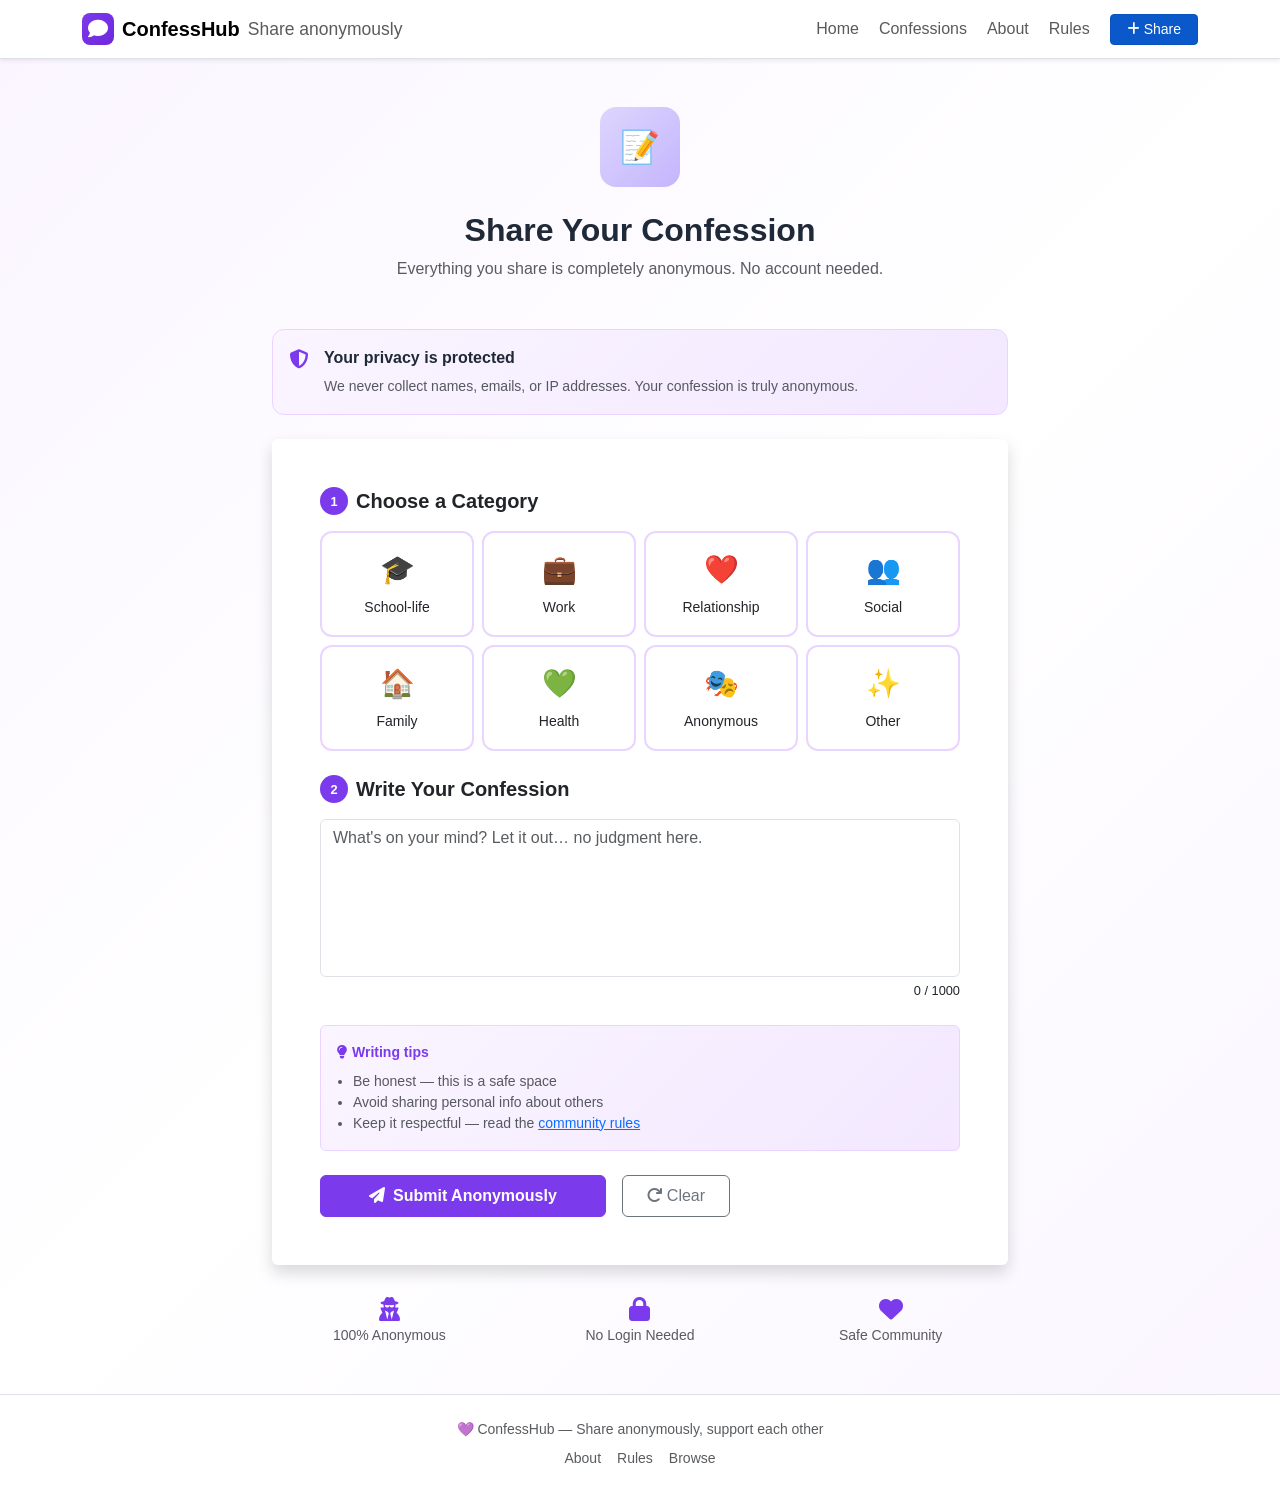
<file: share.html>
<!DOCTYPE html>
<html lang="en">
<head>
    <meta charset="UTF-8">
    <meta name="viewport" content="width=device-width, initial-scale=1.0">
    <title>Share a Confession – ConfessHub</title>
    <link href="https://cdn.jsdelivr.net/npm/bootstrap@5.3.0/dist/css/bootstrap.min.css" rel="stylesheet">
    <link href="https://cdnjs.cloudflare.com/ajax/libs/font-awesome/6.4.0/css/all.min.css" rel="stylesheet">
    <link href="styles.css" rel="stylesheet">
    <style>
        .category-card{border:2px solid #e9d5ff;border-radius:12px;cursor:pointer;transition:.2s;background:#fff;padding:1rem;text-align:center}
        .category-card:hover{border-color:var(--primary-color);background:#faf5ff}
        .category-card.selected{border-color:var(--primary-color);background:#f3e8ff}
        .category-card .emoji{font-size:1.75rem;display:block;margin-bottom:.25rem}
        .char-counter{font-size:.8rem}
        .char-counter.warning{color:#f59e0b}
        .char-counter.danger{color:#ef4444}
        .tip-card{background:linear-gradient(135deg,#faf5ff,#f3e8ff);border:1px solid #e9d5ff!important;border-radius:12px}
        textarea.form-control{resize:none}
        .step-badge{width:28px;height:28px;background:var(--primary-color);color:#fff;border-radius:50%;display:inline-flex;align-items:center;justify-content:center;font-size:.8rem;font-weight:700;flex-shrink:0}
        .success-overlay{position:fixed;inset:0;background:rgba(255,255,255,.95);z-index:9999;display:flex;align-items:center;justify-content:center;flex-direction:column}
        .success-icon{width:80px;height:80px;background:linear-gradient(135deg,#7c3aed,#6d28d9);border-radius:50%;display:flex;align-items:center;justify-content:center;color:#fff;font-size:2rem;margin:0 auto 1.5rem}
    </style>
</head>
<body>

<nav class="navbar navbar-expand-lg navbar-light bg-white border-bottom sticky-top shadow-sm">
    <div class="container">
        <a class="navbar-brand d-flex align-items-center gap-2" href="index.html">
            <div class="logo-icon"><i class="fas fa-comment"></i></div>
            <span class="fw-bold">ConfessHub</span>
            <span class="text-muted small d-none d-sm-inline">Share anonymously</span>
        </a>
        <button class="navbar-toggler" type="button" data-bs-toggle="collapse" data-bs-target="#navbarNav">
            <span class="navbar-toggler-icon"></span>
        </button>
        <div class="collapse navbar-collapse" id="navbarNav">
            <ul class="navbar-nav ms-auto align-items-lg-center gap-1">
                <li class="nav-item"><a class="nav-link" href="index.html">Home</a></li>
                <li class="nav-item"><a class="nav-link" href="confessions.html">Confessions</a></li>
                <li class="nav-item"><a class="nav-link" href="about.html">About</a></li>
                <li class="nav-item"><a class="nav-link" href="rules.html">Rules</a></li>
                <li class="nav-item ms-lg-2 mt-2 mt-lg-0">
                    <a class="btn btn-primary btn-sm px-3 active" href="share.html">
                        <i class="fas fa-plus me-1"></i>Share
                    </a>
                </li>
            </ul>
        </div>
    </div>
</nav>

<!-- Success overlay -->
<div id="successOverlay" class="success-overlay d-none">
    <div class="text-center px-4">
        <div class="success-icon"><i class="fas fa-check"></i></div>
        <h3 class="fw-bold mb-2">Confession Shared!</h3>
        <p class="text-muted mb-4">Your confession has been posted anonymously. Stay brave. 💜</p>
        <div class="d-flex gap-3 justify-content-center flex-wrap">
            <a href="confessions.html" class="btn btn-primary px-4">View All Confessions</a>
            <button class="btn btn-outline-secondary px-4" onclick="resetForm()">Share Another</button>
        </div>
    </div>
</div>

<section class="py-5">
    <div class="container">
        <div class="row justify-content-center">
            <div class="col-lg-8">

                <!-- Header -->
                <div class="text-center mb-5">
                    <div class="illustration-card-small mx-auto mb-4" style="width:80px;height:80px;border-radius:1rem">
                        <span style="font-size:2rem">📝</span>
                    </div>
                    <h1 class="h2 fw-bold mb-2">Share Your Confession</h1>
                    <p class="text-muted">Everything you share is completely anonymous. No account needed.</p>
                </div>

                <!-- Privacy notice -->
                <div class="alert border-0 mb-4 tip-card d-flex gap-3 align-items-start">
                    <i class="fas fa-shield-alt text-primary mt-1" style="font-size:1.2rem"></i>
                    <div>
                        <strong class="d-block mb-1">Your privacy is protected</strong>
                        <span class="text-muted small">We never collect names, emails, or IP addresses. Your confession is truly anonymous.</span>
                    </div>
                </div>

                <!-- Form card -->
                <div class="card border-0 shadow p-4 p-md-5">
                    <form id="confessForm" novalidate>

                        <!-- Step 1: Category -->
                        <div class="mb-4">
                            <div class="d-flex align-items-center gap-2 mb-3">
                                <div class="step-badge">1</div>
                                <h5 class="mb-0 fw-semibold">Choose a Category</h5>
                            </div>
                            <div class="row g-2" id="categoryGrid"></div>
                            <input type="hidden" id="selectedCategory" value="">
                            <div id="categoryError" class="text-danger small mt-2 d-none">
                                <i class="fas fa-exclamation-circle me-1"></i>Please select a category.
                            </div>
                        </div>

                        <!-- Step 2: Confession text -->
                        <div class="mb-4">
                            <div class="d-flex align-items-center gap-2 mb-3">
                                <div class="step-badge">2</div>
                                <h5 class="mb-0 fw-semibold">Write Your Confession</h5>
                            </div>
                            <div class="position-relative">
                                <textarea id="confessionText" class="form-control" rows="6"
                                    placeholder="What's on your mind? Let it out… no judgment here." maxlength="1000"></textarea>
                                <div class="d-flex justify-content-between mt-1">
                                    <div id="textError" class="text-danger small d-none">
                                        <i class="fas fa-exclamation-circle me-1"></i>Please write your confession (min 10 characters).
                                    </div>
                                    <div class="ms-auto char-counter" id="charCounter">0 / 1000</div>
                                </div>
                            </div>
                        </div>

                        <!-- Tips -->
                        <div class="tip-card p-3 rounded mb-4">
                            <p class="small fw-semibold mb-2 text-primary"><i class="fas fa-lightbulb me-1"></i>Writing tips</p>
                            <ul class="small text-muted mb-0 ps-3">
                                <li>Be honest — this is a safe space</li>
                                <li>Avoid sharing personal info about others</li>
                                <li>Keep it respectful — read the <a href="rules.html">community rules</a></li>
                            </ul>
                        </div>

                        <!-- Submit -->
                        <div class="d-flex gap-3 flex-wrap">
                            <button type="submit" class="btn btn-primary px-5 py-2 fw-semibold flex-fill flex-md-grow-0">
                                <i class="fas fa-paper-plane me-2"></i>Submit Anonymously
                            </button>
                            <button type="button" class="btn btn-outline-secondary px-4" onclick="document.getElementById('confessForm').reset();resetCategory();updateChar()">
                                <i class="fas fa-redo me-1"></i>Clear
                            </button>
                        </div>

                    </form>
                </div>

                <!-- Bottom reassurance -->
                <div class="row g-3 mt-3 text-center text-muted small">
                    <div class="col-4">
                        <i class="fas fa-user-secret text-primary d-block mb-1" style="font-size:1.5rem"></i>
                        100% Anonymous
                    </div>
                    <div class="col-4">
                        <i class="fas fa-lock text-primary d-block mb-1" style="font-size:1.5rem"></i>
                        No Login Needed
                    </div>
                    <div class="col-4">
                        <i class="fas fa-heart text-primary d-block mb-1" style="font-size:1.5rem"></i>
                        Safe Community
                    </div>
                </div>

            </div>
        </div>
    </div>
</section>

<footer class="py-4 border-top bg-white">
    <div class="container text-center text-muted small">
        <p class="mb-2">💜 ConfessHub — Share anonymously, support each other</p>
        <div class="d-flex justify-content-center gap-3">
            <a href="about.html" class="text-muted text-decoration-none">About</a>
            <a href="rules.html" class="text-muted text-decoration-none">Rules</a>
            <a href="confessions.html" class="text-muted text-decoration-none">Browse</a>
        </div>
    </div>
</footer>

<script src="https://cdn.jsdelivr.net/npm/bootstrap@5.3.0/dist/js/bootstrap.bundle.min.js"></script>
<script>
const CATEGORIES=[
    {label:"School-life",emoji:"🎓"},
    {label:"Work",emoji:"💼"},
    {label:"Relationship",emoji:"❤️"},
    {label:"Social",emoji:"👥"},
    {label:"Family",emoji:"🏠"},
    {label:"Health",emoji:"💚"},
    {label:"Anonymous",emoji:"🎭"},
    {label:"Other",emoji:"✨"}
];

let selectedCategory='';

function buildCategoryGrid(){
    const grid=document.getElementById('categoryGrid');
    grid.innerHTML='';
    CATEGORIES.forEach(cat=>{
        const col=document.createElement('div');
        col.className='col-6 col-sm-4 col-md-3';
        col.innerHTML=`<div class="category-card h-100" onclick="selectCategory('${cat.label}',this)">
            <span class="emoji">${cat.emoji}</span>
            <span class="small fw-medium">${cat.label}</span>
        </div>`;
        grid.appendChild(col);
    });
}

function selectCategory(label,el){
    selectedCategory=label;
    document.getElementById('selectedCategory').value=label;
    document.querySelectorAll('.category-card').forEach(c=>c.classList.remove('selected'));
    el.classList.add('selected');
    document.getElementById('categoryError').classList.add('d-none');
}

function resetCategory(){
    selectedCategory='';
    document.getElementById('selectedCategory').value='';
    document.querySelectorAll('.category-card').forEach(c=>c.classList.remove('selected'));
}

function updateChar(){
    const txt=document.getElementById('confessionText').value;
    const counter=document.getElementById('charCounter');
    counter.textContent=`${txt.length} / 1000`;
    counter.className='char-counter ms-auto';
    if(txt.length>900)counter.classList.add('danger');
    else if(txt.length>750)counter.classList.add('warning');
}

function saveConfession(text,category){
    try{
        const stored=JSON.parse(localStorage.getItem('confessions')||'[]');
        const c={id:'u-'+Date.now(),text,category,tags:[category],timeAgo:'Just now',timestamp:Date.now(),likes:0,comments:[]};
        stored.unshift(c);
        localStorage.setItem('confessions',JSON.stringify(stored));
    }catch{}
}

function resetForm(){
    document.getElementById('successOverlay').classList.add('d-none');
    document.getElementById('confessForm').reset();
    resetCategory();
    updateChar();
    window.scrollTo({top:0,behavior:'smooth'});
}

document.addEventListener('DOMContentLoaded',()=>{
    buildCategoryGrid();
    document.getElementById('confessionText').addEventListener('input',updateChar);
    document.getElementById('confessForm').addEventListener('submit',e=>{
        e.preventDefault();
        const text=document.getElementById('confessionText').value.trim();
        let valid=true;
        if(!selectedCategory){document.getElementById('categoryError').classList.remove('d-none');valid=false;}
        if(text.length<10){document.getElementById('textError').classList.remove('d-none');valid=false;}
        else{document.getElementById('textError').classList.add('d-none');}
        if(!valid)return;
        saveConfession(text,selectedCategory);
        document.getElementById('successOverlay').classList.remove('d-none');
    });
});
</script>
</body>
</html>
</file>
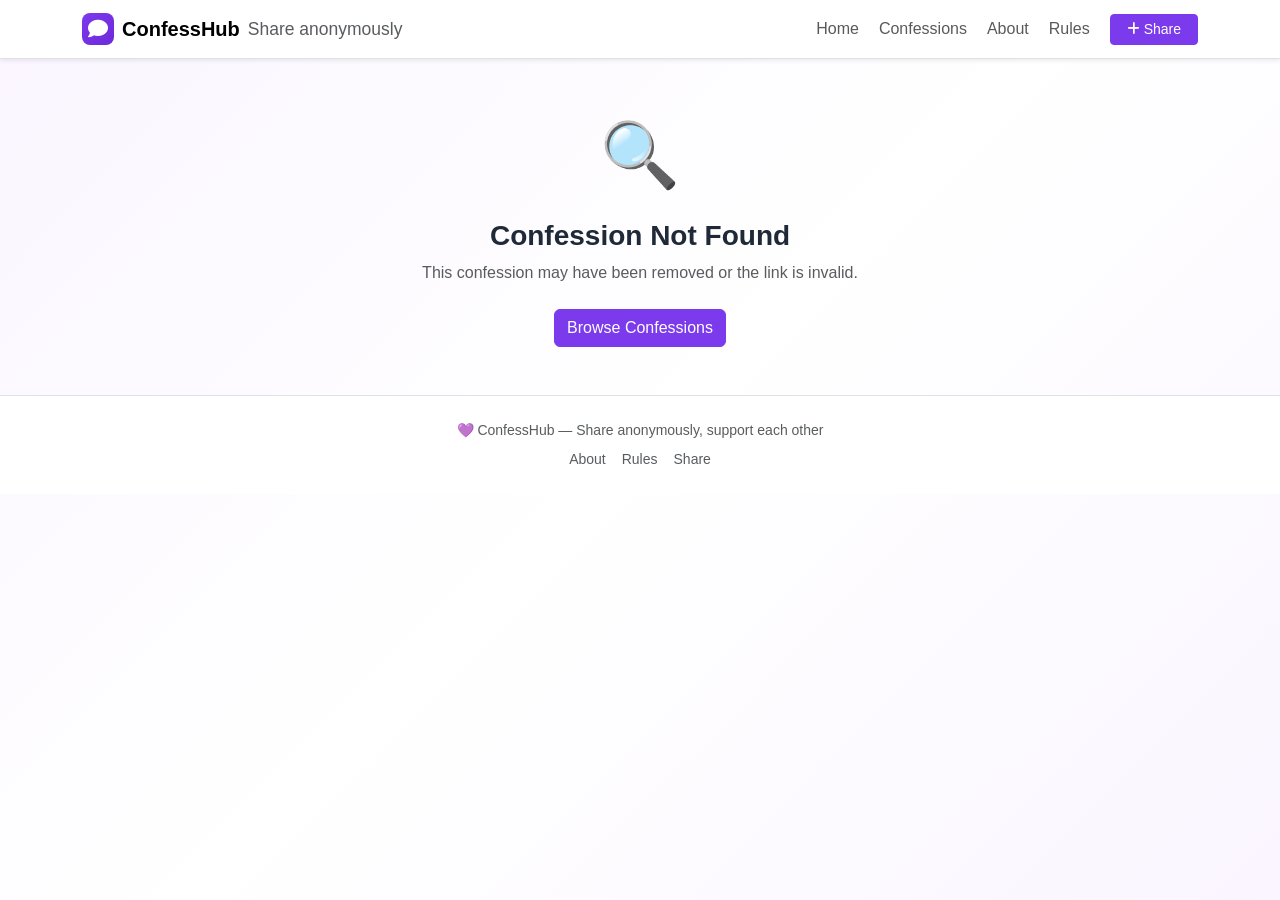
<file: view-confession.html>
<!DOCTYPE html>
<html lang="en">
<head>
    <meta charset="UTF-8">
    <meta name="viewport" content="width=device-width, initial-scale=1.0">
    <title>Confession – ConfessHub</title>
    <link href="https://cdn.jsdelivr.net/npm/bootstrap@5.3.0/dist/css/bootstrap.min.css" rel="stylesheet">
    <link href="https://cdnjs.cloudflare.com/ajax/libs/font-awesome/6.4.0/css/all.min.css" rel="stylesheet">
    <link href="styles.css" rel="stylesheet">
    <style>
        .clamp-3{display:-webkit-box;-webkit-line-clamp:3;-webkit-box-orient:vertical;overflow:hidden}
        .confession-body{font-size:1.15rem;line-height:1.8;color:#1f2937}
        .like-btn{transition:.2s}
        .like-btn.liked{color:#ef4444}
        .comment-avatar{width:36px;height:36px;background:linear-gradient(135deg,#f3e8ff,#ddd6fe);border-radius:50%;display:flex;align-items:center;justify-content:center;font-size:1rem;flex-shrink:0}
        .confession-hero{background:linear-gradient(135deg,#faf5ff 0%,#fff 100%);border-bottom:1px solid #f3e4ff}
        .related-card{transition:.2s;cursor:pointer}
        .related-card:hover{border-color:var(--primary-color)!important;box-shadow:0 2px 8px rgba(124,58,237,.1)}
        .share-btn{transition:.2s}
        .share-btn:hover{background:#f3e8ff}
        #notFound{display:none}
    </style>
</head>
<body>

<nav class="navbar navbar-expand-lg navbar-light bg-white border-bottom sticky-top shadow-sm">
    <div class="container">
        <a class="navbar-brand d-flex align-items-center gap-2" href="index.html">
            <div class="logo-icon"><i class="fas fa-comment"></i></div>
            <span class="fw-bold">ConfessHub</span>
            <span class="text-muted small d-none d-sm-inline">Share anonymously</span>
        </a>
        <button class="navbar-toggler" type="button" data-bs-toggle="collapse" data-bs-target="#navbarNav">
            <span class="navbar-toggler-icon"></span>
        </button>
        <div class="collapse navbar-collapse" id="navbarNav">
            <ul class="navbar-nav ms-auto align-items-lg-center gap-1">
                <li class="nav-item"><a class="nav-link" href="index.html">Home</a></li>
                <li class="nav-item"><a class="nav-link" href="confessions.html">Confessions</a></li>
                <li class="nav-item"><a class="nav-link" href="about.html">About</a></li>
                <li class="nav-item"><a class="nav-link" href="rules.html">Rules</a></li>
                <li class="nav-item ms-lg-2 mt-2 mt-lg-0">
                    <a class="btn btn-primary btn-sm px-3" href="share.html">
                        <i class="fas fa-plus me-1"></i>Share
                    </a>
                </li>
            </ul>
        </div>
    </div>
</nav>

<!-- Not found state -->
<div id="notFound" class="container py-5 text-center">
    <div style="font-size:4rem" class="mb-3">🔍</div>
    <h3 class="fw-bold mb-2">Confession Not Found</h3>
    <p class="text-muted mb-4">This confession may have been removed or the link is invalid.</p>
    <a href="confessions.html" class="btn btn-primary">Browse Confessions</a>
</div>

<!-- Main content -->
<div id="mainContent">

    <!-- Confession hero -->
    <section class="confession-hero py-5">
        <div class="container">
            <div class="row justify-content-center">
                <div class="col-lg-8">
                    <!-- Breadcrumb -->
                    <nav aria-label="breadcrumb" class="mb-4">
                        <ol class="breadcrumb">
                            <li class="breadcrumb-item"><a href="index.html" class="text-primary text-decoration-none">Home</a></li>
                            <li class="breadcrumb-item"><a href="confessions.html" class="text-primary text-decoration-none">Confessions</a></li>
                            <li class="breadcrumb-item active">View</li>
                        </ol>
                    </nav>

                    <!-- Category badge + meta -->
                    <div class="d-flex align-items-center gap-2 mb-3">
                        <span id="categoryBadge" class="badge bg-primary bg-opacity-10 text-primary px-3 py-2"></span>
                        <span class="text-muted small" id="confessionTime"></span>
                    </div>

                    <!-- Main text -->
                    <p id="confessionText" class="confession-body mb-5"></p>

                    <!-- Author row -->
                    <div class="d-flex align-items-center justify-content-between flex-wrap gap-3">
                        <div class="d-flex align-items-center gap-2">
                            <div class="avatar-circle">👤</div>
                            <div>
                                <div class="fw-semibold small">Anonymous</div>
                                <div class="text-muted small">Community Member</div>
                            </div>
                        </div>
                        <!-- Actions -->
                        <div class="d-flex align-items-center gap-2">
                            <button id="likeBtn" class="btn btn-outline-secondary btn-sm like-btn" onclick="toggleLike()">
                                <i class="far fa-heart me-1"></i><span id="likeCount">0</span>
                            </button>
                            <button class="btn btn-outline-secondary btn-sm share-btn" onclick="shareConfession()">
                                <i class="fas fa-share-alt me-1"></i>Share
                            </button>
                            <button class="btn btn-outline-secondary btn-sm" onclick="document.getElementById('commentForm').scrollIntoView({behavior:'smooth'})">
                                <i class="far fa-comment me-1"></i>Comment
                            </button>
                        </div>
                    </div>
                </div>
            </div>
        </div>
    </section>

    <!-- Comments + Sidebar -->
    <section class="py-5">
        <div class="container">
            <div class="row justify-content-center g-4">
                <div class="col-lg-8">

                    <!-- Comment form -->
                    <div class="card border-0 shadow-sm p-4 mb-4" id="commentForm">
                        <h5 class="fw-semibold mb-3"><i class="far fa-comment me-2 text-primary"></i>Leave a Comment</h5>
                        <div class="d-flex gap-3">
                            <div class="comment-avatar flex-shrink-0">👤</div>
                            <div class="flex-grow-1">
                                <textarea id="commentText" class="form-control mb-2" rows="3"
                                    placeholder="Share your thoughts or support… (anonymous)"></textarea>
                                <div class="d-flex justify-content-between align-items-center">
                                    <small class="text-muted"><i class="fas fa-shield-alt me-1"></i>Posted anonymously</small>
                                    <button class="btn btn-primary btn-sm px-4" onclick="submitComment()">
                                        <i class="fas fa-paper-plane me-1"></i>Post
                                    </button>
                                </div>
                            </div>
                        </div>
                    </div>

                    <!-- Comments list -->
                    <div class="card border-0 shadow-sm p-4">
                        <h5 class="fw-semibold mb-4"><i class="fas fa-comments me-2 text-primary"></i>Comments <span id="commentCountBadge" class="badge bg-primary ms-1">0</span></h5>
                        <div id="commentsList"></div>
                        <div id="noComments" class="text-center py-4 text-muted">
                            <div style="font-size:2rem" class="mb-2">💬</div>
                            <p class="mb-0 small">No comments yet. Be the first to respond!</p>
                        </div>
                    </div>

                </div>

                <!-- Sidebar: related -->
                <div class="col-lg-4">
                    <div class="card border-0 shadow-sm p-4 sticky-top" style="top:80px">
                        <h6 class="fw-semibold mb-3">Related Confessions</h6>
                        <div id="relatedConfessions"></div>
                        <a href="confessions.html" class="btn btn-outline-primary btn-sm w-100 mt-3">
                            <i class="fas fa-th-list me-1"></i>View All
                        </a>
                    </div>
                </div>
            </div>
        </div>
    </section>

</div>

<footer class="py-4 border-top bg-white">
    <div class="container text-center text-muted small">
        <p class="mb-2">💜 ConfessHub — Share anonymously, support each other</p>
        <div class="d-flex justify-content-center gap-3">
            <a href="about.html" class="text-muted text-decoration-none">About</a>
            <a href="rules.html" class="text-muted text-decoration-none">Rules</a>
            <a href="share.html" class="text-muted text-decoration-none">Share</a>
        </div>
    </div>
</footer>

<script src="https://cdn.jsdelivr.net/npm/bootstrap@5.3.0/dist/js/bootstrap.bundle.min.js"></script>
<script>
const SEED=[
    {id:1,text:"I'm shocked by how that one teacher always believes we can hear it all even when the whole class is whispering. She somehow knows everything.",category:"School-life",timeAgo:"3 hours ago",timestamp:Date.now()-10800000,likes:12,comments:[{id:1,author:"Anonymous",avatar:"👤",text:"Same! She has ears like a bat 😂",timeAgo:"2 hours ago"},{id:2,author:"Anonymous",avatar:"🎭",text:"Teachers develop a sixth sense after years in the classroom.",timeAgo:"1 hour ago"}]},
    {id:2,text:"Sometimes I wish I had the courage to quit my job and travel full time. Life is too short to be stuck in a cubicle doing work you hate.",category:"Work",timeAgo:"5 hours ago",timestamp:Date.now()-18000000,likes:34,comments:[{id:1,author:"Anonymous",avatar:"✈️",text:"Do it! You only regret the chances you didn't take.",timeAgo:"4 hours ago"}]},
    {id:3,text:"I wish school would be better if people didn't judge each other all the time. We're all just trying to figure life out together.",category:"School-life",timeAgo:"7 hours ago",timestamp:Date.now()-25200000,likes:28,comments:[{id:1,author:"Anonymous",avatar:"💜",text:"100% agree. The judgment is exhausting.",timeAgo:"6 hours ago"},{id:2,author:"Anonymous",avatar:"🌸",text:"That's why I eat lunch alone sometimes. Less drama.",timeAgo:"5 hours ago"},{id:3,author:"Anonymous",avatar:"😔",text:"Be the change you wish to see!",timeAgo:"3 hours ago"}]},
    {id:4,text:"I'm scared to show how much you mean to me but I really enjoy every moment we spend together. I just don't want to ruin what we have.",category:"Relationship",timeAgo:"1 day ago",timestamp:Date.now()-86400000,likes:55,comments:[]},
    {id:5,text:"I spend more time daydreaming about a better life than actually working toward one. I know what I need to do but somehow never start.",category:"Social",timeAgo:"1 day ago",timestamp:Date.now()-90000000,likes:19,comments:[{id:1,author:"Anonymous",avatar:"💪",text:"Start small. One tiny step today.",timeAgo:"23 hours ago"}]},
    {id:6,text:"If you're the person reading this, you matter! 💜 Never forget that the world is better with you in it.",category:"Social",timeAgo:"2 days ago",timestamp:Date.now()-172800000,likes:102,comments:[{id:1,author:"Anonymous",avatar:"🌻",text:"I needed this today. Thank you.",timeAgo:"1 day ago"},{id:2,author:"Anonymous",avatar:"😢",text:"This made me tear up a little.",timeAgo:"20 hours ago"}]},
    {id:7,text:"My parents have no idea I dropped out of college three months ago. I go to the library every day to keep up the lie. I'm terrified of telling them.",category:"Family",timeAgo:"3 days ago",timestamp:Date.now()-259200000,likes:88,comments:[{id:1,author:"Anonymous",avatar:"🤍",text:"The longer you wait, the harder it gets. I've been there.",timeAgo:"2 days ago"}]},
    {id:8,text:"I've been pretending to be fine at work for so long that I forgot what actually feeling fine feels like. Burnout is real.",category:"Health",timeAgo:"4 days ago",timestamp:Date.now()-345600000,likes:73,comments:[{id:1,author:"Anonymous",avatar:"💙",text:"Please take care of yourself. Your health comes first.",timeAgo:"3 days ago"},{id:2,author:"Anonymous",avatar:"🌿",text:"Therapy helped me a lot. Seriously consider it.",timeAgo:"2 days ago"}]},
    {id:9,text:"I secretly root for people to fail their presentations so mine looks better in comparison. I hate that I think this way.",category:"Work",timeAgo:"5 days ago",timestamp:Date.now()-432000000,likes:41,comments:[{id:1,author:"Anonymous",avatar:"😅",text:"More people think this than you'd expect. Human nature.",timeAgo:"4 days ago"}]},
    {id:10,text:"I have a crush on my best friend's sibling and I have absolutely no idea what to do about it. Please don't judge me.",category:"Relationship",timeAgo:"6 days ago",timestamp:Date.now()-518400000,likes:63,comments:[{id:1,author:"Anonymous",avatar:"💗",text:"Classic situation. Maybe drop subtle hints?",timeAgo:"5 days ago"},{id:2,author:"Anonymous",avatar:"🙈",text:"No judgment here! We've all been there.",timeAgo:"4 days ago"}]},
    {id:11,text:"I cry in the shower so my family doesn't hear me. It's the only place I feel like I can truly let go.",category:"Family",timeAgo:"1 week ago",timestamp:Date.now()-604800000,likes:134,comments:[{id:1,author:"Anonymous",avatar:"🌊",text:"You're not alone. So many of us do this.",timeAgo:"6 days ago"}]},
    {id:12,text:"I've had the same embarrassing memory from 7th grade replay in my head at least once a week for the past 10 years.",category:"School-life",timeAgo:"1 week ago",timestamp:Date.now()-648000000,likes:97,comments:[{id:1,author:"Anonymous",avatar:"😂",text:"Nobody else remembers. It only lives rent-free in YOUR head.",timeAgo:"1 week ago"},{id:2,author:"Anonymous",avatar:"🙃",text:"Mine is from 5th grade and it still haunts me.",timeAgo:"6 days ago"}]}
];

const CAT_EMOJI={
    "School-life":"🎓","Work":"💼","Relationship":"❤️","Social":"👥",
    "Family":"🏠","Health":"💚","Anonymous":"🎭","Other":"✨"
};

let currentConfession=null;

function escapeHtml(str){const d=document.createElement('div');d.textContent=str;return d.innerHTML}

function getUserConfessions(){try{return JSON.parse(localStorage.getItem('confessions')||'[]')}catch{return[]}}
function getExtraComments(id){try{return JSON.parse(localStorage.getItem('extraComments')||'{}')[id]||[]}catch{return[]}}
function getStoredLikes(id){try{const l=JSON.parse(localStorage.getItem('likes')||'{}');return l[id]!==undefined?l[id]:(currentConfession?.likes||0)}catch{return currentConfession?.likes||0}}
function isLiked(id){try{return!!JSON.parse(localStorage.getItem('liked')||'{}')[id]}catch{return false}}

function findConfession(id){
    const user=getUserConfessions();
    return user.find(c=>String(c.id)===String(id))||SEED.find(c=>String(c.id)===String(id))||null;
}

function renderConfession(c){
    const emoji=CAT_EMOJI[c.category]||'✨';
    document.getElementById('categoryBadge').textContent=`${emoji} ${c.category}`;
    document.getElementById('confessionTime').textContent=c.timeAgo;
    document.getElementById('confessionText').textContent=c.text;
    document.title=`Confession – ConfessHub`;
    updateLikeUI(c.id);
}

function updateLikeUI(id){
    const count=getStoredLikes(id);
    const liked=isLiked(id);
    const btn=document.getElementById('likeBtn');
    document.getElementById('likeCount').textContent=count;
    btn.classList.toggle('liked',liked);
    btn.innerHTML=`<i class="${liked?'fas':'far'} fa-heart me-1"></i><span id="likeCount">${count}</span>`;
}

function toggleLike(){
    if(!currentConfession)return;
    const id=currentConfession.id;
    try{
        const likes=JSON.parse(localStorage.getItem('likes')||'{}');
        const liked=JSON.parse(localStorage.getItem('liked')||'{}');
        const base=currentConfession.likes||0;
        if(liked[id]){delete liked[id];likes[id]=Math.max(0,(likes[id]||base+1)-1);}
        else{liked[id]=true;likes[id]=(likes[id]||base)+1;}
        localStorage.setItem('likes',JSON.stringify(likes));
        localStorage.setItem('liked',JSON.stringify(liked));
        updateLikeUI(id);
    }catch{}
}

function renderComments(){
    if(!currentConfession)return;
    const seedComments=currentConfession.comments||[];
    const extraComments=getExtraComments(currentConfession.id);
    const all=[...seedComments,...extraComments];
    const list=document.getElementById('commentsList');
    document.getElementById('noComments').style.display=all.length?'none':'block';
    document.getElementById('commentCountBadge').textContent=all.length;
    list.innerHTML='';
    all.forEach(comment=>{
        if(!comment.text)return;
        list.innerHTML+=`<div class="d-flex gap-3 mb-4 pb-4 border-bottom">
            <div class="comment-avatar">${comment.avatar||'👤'}</div>
            <div class="flex-grow-1">
                <div class="d-flex justify-content-between align-items-center mb-1">
                    <span class="fw-semibold small">${escapeHtml(comment.author||'Anonymous')}</span>
                    <span class="text-muted small">${comment.timeAgo||'Just now'}</span>
                </div>
                <p class="mb-0 text-dark small">${escapeHtml(comment.text)}</p>
            </div>
        </div>`;
    });
}

function submitComment(){
    const text=document.getElementById('commentText').value.trim();
    if(!text||!currentConfession)return;
    const comment={id:Date.now(),author:'Anonymous',avatar:'👤',text,timeAgo:'Just now',timestamp:Date.now()};
    try{
        const extra=JSON.parse(localStorage.getItem('extraComments')||'{}');
        extra[currentConfession.id]=extra[currentConfession.id]||[];
        extra[currentConfession.id].push(comment);
        localStorage.setItem('extraComments',JSON.stringify(extra));
    }catch{}
    document.getElementById('commentText').value='';
    renderComments();
    document.getElementById('commentsList').scrollIntoView({behavior:'smooth'});
}

function renderRelated(c){
    const all=[...getUserConfessions(),...SEED].filter(x=>String(x.id)!==String(c.id)&&x.category===c.category).slice(0,3);
    if(!all.length){
        document.querySelector('.col-lg-4').style.display='none';return;
    }
    const container=document.getElementById('relatedConfessions');
    container.innerHTML='';
    all.forEach(r=>{
        container.innerHTML+=`<a href="view-confession.html?id=${r.id}" class="text-decoration-none">
            <div class="card related-card border mb-3 p-3" style="border-radius:10px">
                <p class="text-dark small mb-2 clamp-3">${escapeHtml(r.text)}</p>
                <div class="d-flex justify-content-between text-muted" style="font-size:.75rem">
                    <span><i class="far fa-heart me-1"></i>${r.likes}</span>
                    <span>${r.timeAgo}</span>
                </div>
            </div>
        </a>`;
    });
}

function shareConfession(){
    if(navigator.share){navigator.share({title:'ConfessHub Confession',url:window.location.href}).catch(()=>{})}
    else{navigator.clipboard.writeText(window.location.href).then(()=>alert('Link copied!')).catch(()=>{})}
}

document.addEventListener('DOMContentLoaded',()=>{
    const id=new URLSearchParams(window.location.search).get('id');
    if(!id){document.getElementById('notFound').style.display='block';document.getElementById('mainContent').style.display='none';return;}
    currentConfession=findConfession(id);
    if(!currentConfession){document.getElementById('notFound').style.display='block';document.getElementById('mainContent').style.display='none';return;}
    renderConfession(currentConfession);
    renderComments();
    renderRelated(currentConfession);
    document.getElementById('commentText').addEventListener('keydown',e=>{if(e.ctrlKey&&e.key==='Enter')submitComment();});
});
</script>
</body>
</html>
</file>
<file: styles.css>
/* ── CSS custom properties ── */
:root {
    --primary-color: #7c3aed;
    --primary-light: #f3e8ff;
    --primary-dark:  #6d28d9;
}

/* ── Base ── */
body {
    font-family: -apple-system, BlinkMacSystemFont, 'Segoe UI', Roboto, 'Helvetica Neue', Arial, sans-serif;
    background: linear-gradient(135deg, #faf5ff 0%, #ffffff 50%, #faf5ff 100%);
    min-height: 100vh;
    color: #1f2937;
}

/* ── Bootstrap color overrides ── */
.btn-primary                    { background-color: var(--primary-color); border-color: var(--primary-color); }
.btn-primary:hover,
.btn-primary:focus              { background-color: var(--primary-dark);  border-color: var(--primary-dark); }
.btn-outline-primary            { color: var(--primary-color); border-color: var(--primary-color); }
.btn-outline-primary:hover      { background-color: var(--primary-color); border-color: var(--primary-color); }
.text-primary                   { color: var(--primary-color) !important; }
.bg-primary                     { background-color: var(--primary-color) !important; }
.border-primary                 { border-color: var(--primary-color) !important; }
.form-control:focus,
.form-select:focus              { border-color: var(--primary-color); box-shadow: 0 0 0 .2rem rgba(124,58,237,.25); }
.form-check-input:checked       { background-color: var(--primary-color); border-color: var(--primary-color); }
.pagination .page-link          { color: var(--primary-color); }
.pagination .page-item.active .page-link { background-color: var(--primary-color); border-color: var(--primary-color); }

/* ── Navbar ── */
.navbar { box-shadow: 0 1px 4px rgba(0,0,0,.06); }

.logo-icon {
    width: 32px; height: 32px;
    background: linear-gradient(135deg, var(--primary-color), var(--primary-dark));
    border-radius: 8px;
    display: flex; align-items: center; justify-content: center;
    color: #fff;
}

.nav-link.active { color: var(--primary-color) !important; font-weight: 600; }

/* ── Hero ── */
.hero-section { background: linear-gradient(135deg, #faf5ff 0%, #ffffff 100%); }

.illustration-card {
    width: 250px; height: 250px;
    background: linear-gradient(135deg, #ddd6fe, #c4b5fd);
    border-radius: 2rem;
    display: flex; align-items: center; justify-content: center;
    position: relative;
}
.illustration-inner {
    width: 180px; height: 180px;
    background: #fff; border-radius: 1.5rem;
    display: flex; align-items: center; justify-content: center;
}
.illustration-emoji { font-size: 4rem; }
.illustration-badge {
    position: absolute; top: -1rem; right: -1rem;
    width: 60px; height: 60px;
    background: var(--primary-light); border-radius: 50%;
    display: flex; align-items: center; justify-content: center;
    color: var(--primary-color); font-size: 1.5rem;
}
.illustration-card-small {
    width: 150px; height: 150px;
    background: linear-gradient(135deg, #ddd6fe, #c4b5fd);
    border-radius: 1.5rem;
    display: flex; align-items: center; justify-content: center;
}

/* ── Cards ── */
.card { transition: all .25s ease; }

.confession-card { cursor: pointer; }
.confession-card:hover {
    transform: translateY(-3px);
    box-shadow: 0 8px 24px rgba(124,58,237,.12) !important;
}

.feature-card {
    background: var(--primary-light);
    border: 1px solid #e9d5ff !important;
    transition: all .25s ease;
}
.feature-card:hover { background: #fff; border-color: var(--primary-color) !important; }

/* ── Avatar ── */
.avatar-circle {
    width: 40px; height: 40px;
    background: var(--primary-light); border-radius: 50%;
    display: flex; align-items: center; justify-content: center;
    font-size: 1.2rem;
}

/* ── Icon circle ── */
.icon-circle {
    width: 56px; height: 56px; border-radius: 14px;
    display: flex; align-items: center; justify-content: center;
    font-size: 1.5rem;
}

/* ── Badges ── */
.badge { font-weight: 500; padding: .375rem .75rem; }

/* ── Comments ── */
.comment-item:last-child { border-bottom: none !important; padding-bottom: 0; }

/* ── Related confessions ── */
.related-confession {
    transition: all .2s ease; cursor: pointer;
}
.related-confession:hover {
    border-color: var(--primary-color) !important;
    box-shadow: 0 2px 8px rgba(124,58,237,.1);
}

/* ── Rules page ── */
.rule-item      { display: flex; gap: 1rem; margin-bottom: 1.5rem; }
.rule-icon      { width: 24px; height: 24px; border-radius: 50%; display: flex; align-items: center; justify-content: center; flex-shrink: 0; color: #fff; font-size: .75rem; font-weight: bold; }
.rule-icon.do   { background: #10b981; }
.rule-icon.dont { background: #ef4444; }

/* ── Responsive ── */
@media (max-width: 768px) {
    .illustration-card  { width: 200px; height: 200px; }
    .illustration-inner { width: 140px; height: 140px; }
    .illustration-emoji { font-size: 3rem; }
    .hero-section h1    { font-size: 2rem; }
}
</file>
